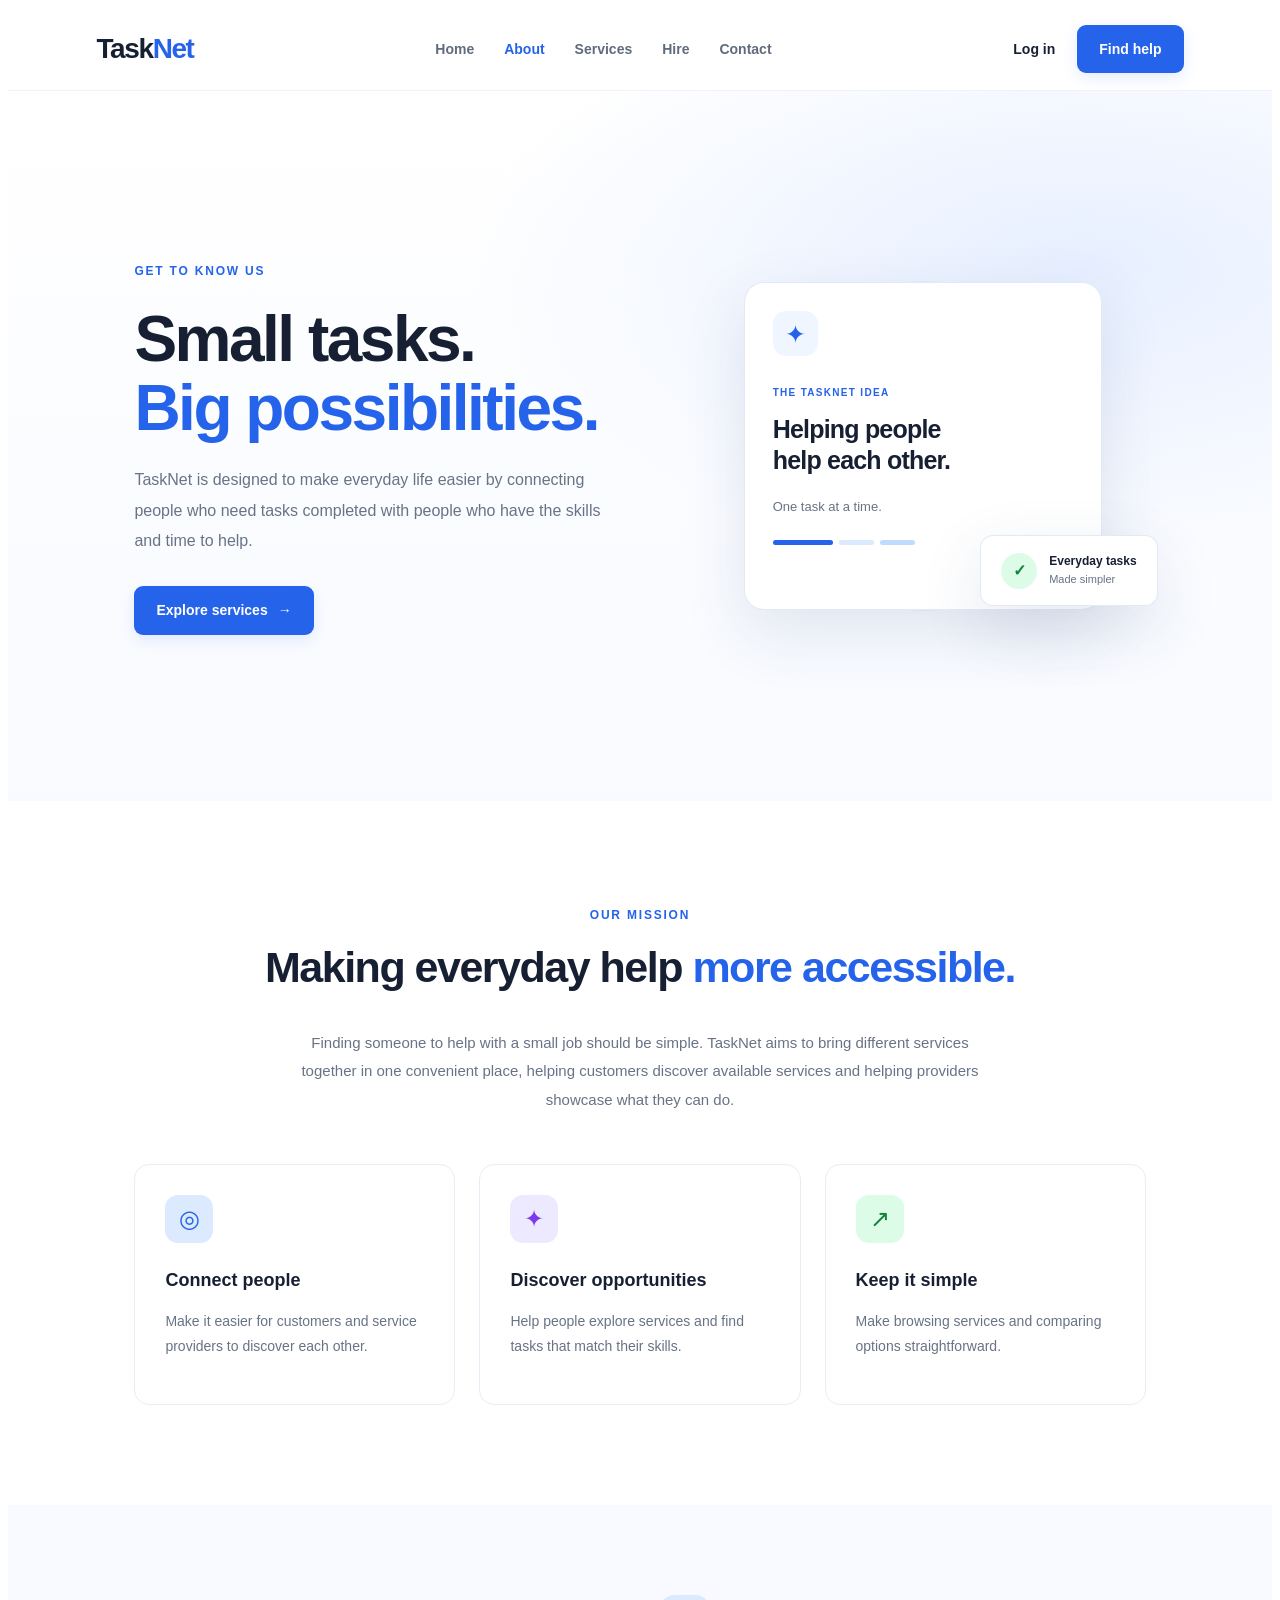
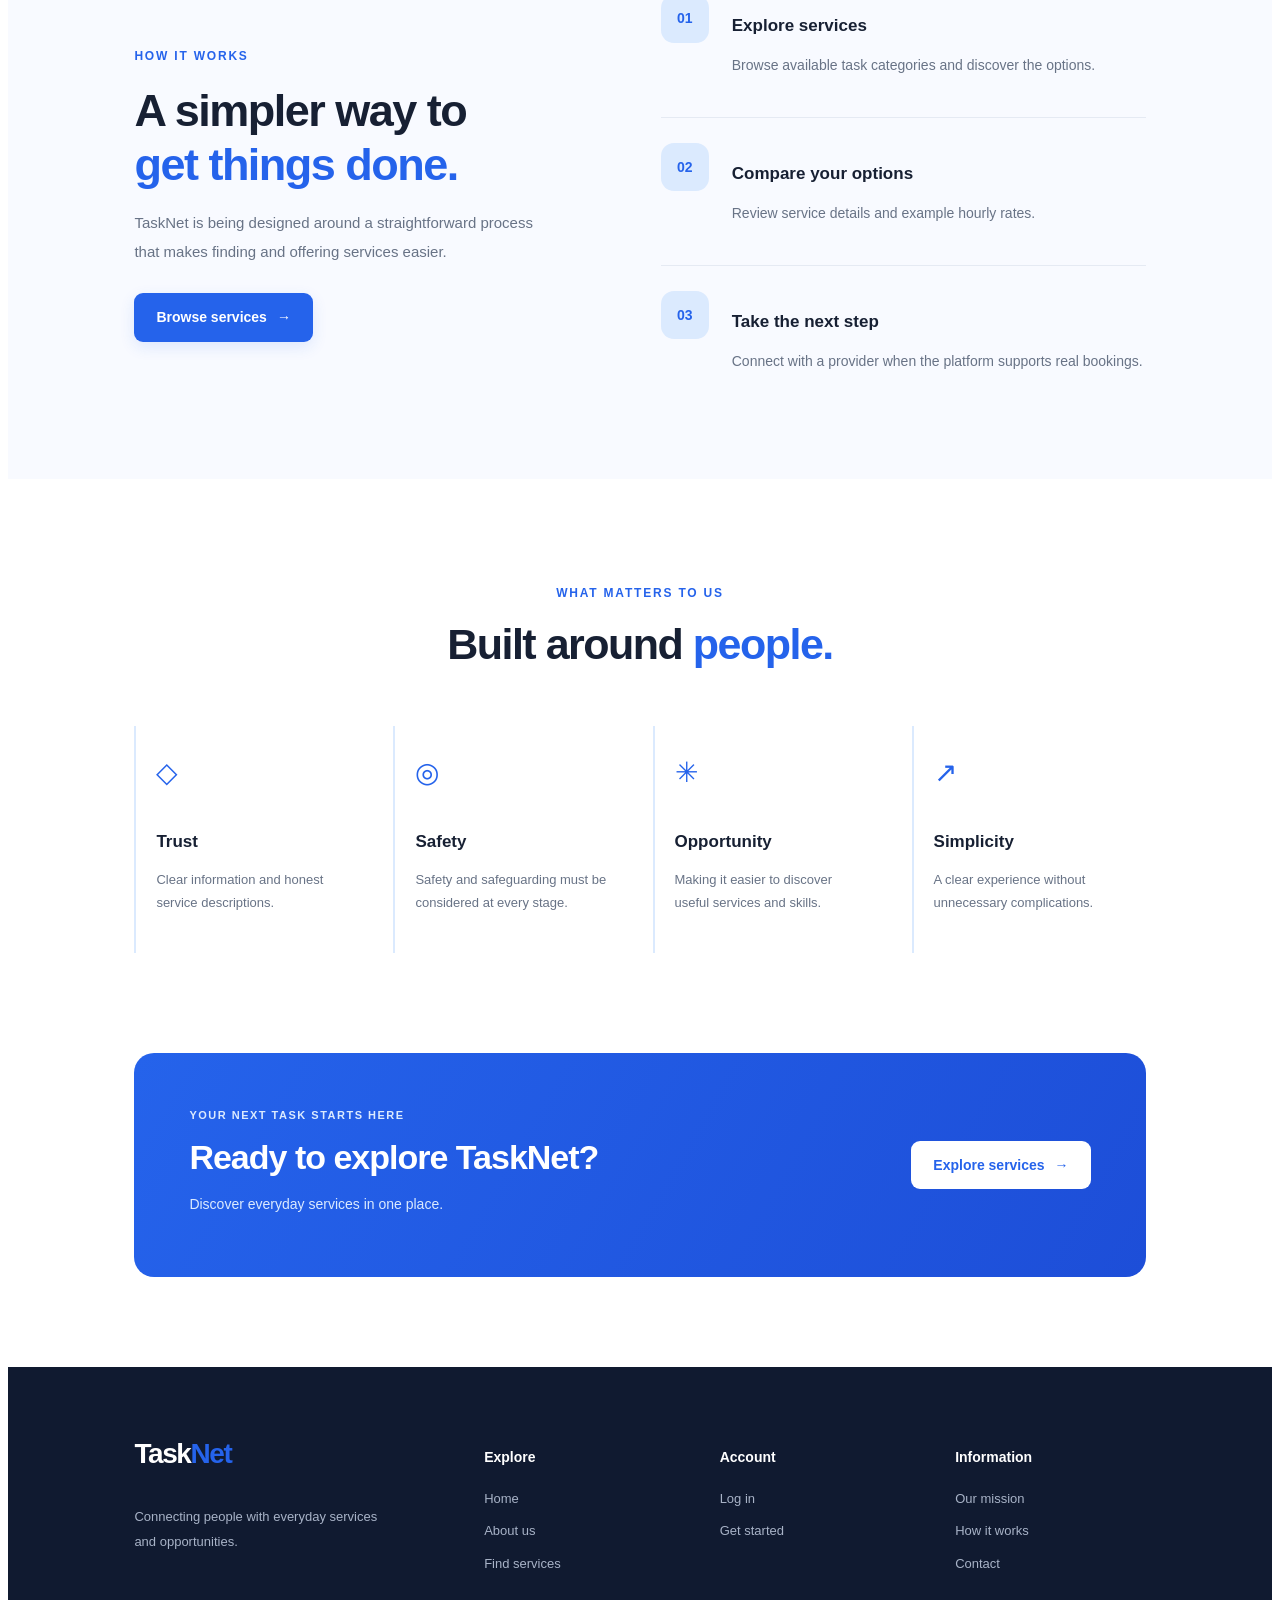
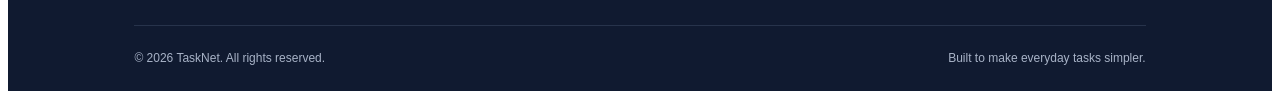
<file: about.html>
<!DOCTYPE html>
<html lang="en">
<head>
    <meta charset="UTF-8">
    <meta name="viewport" content="width=device-width, initial-scale=1.0">
    <meta name="description" content="Learn about TaskNet, a marketplace designed to connect people who need everyday tasks done with people offering local services.">
    <title>About Us | TaskNet</title>
    <link rel="stylesheet" href="styles/about.css">
</head>
<body>

    <header class="header">
        <a href="index.html" class="logo">Task<span>Net</span></a>

        <nav class="nav">
            <a href="index.html">Home</a>
            <a href="about.html" class="active">About</a>
            <a href="services.html">Services</a>
            <a href="hire.html">Hire</a>
            <a href="contact.html">Contact</a>
        </nav>

        <div class="header-actions">
            <a href="login.html" class="login-link">Log in</a>
            <a href="hire.html" class="btn btn-primary">Find help</a>
        </div>
    </header>

    <main>
        <section class="about-hero">
            <div class="hero-text">
                <span class="eyebrow">GET TO KNOW US</span>

                <h1>Small tasks.<br><span>Big possibilities.</span></h1>

                <p>
                    TaskNet is designed to make everyday life easier by
                    connecting people who need tasks completed with people
                    who have the skills and time to help.
                </p>

                <a href="hire.html" class="btn btn-primary">
                    Explore services <span aria-hidden="true">→</span>
                </a>
            </div>

            <div class="hero-art">
                <div class="art-circle"></div>

                <div class="about-card card-main">
                    <div class="card-icon">✦</div>
                    <span class="card-label">THE TASKNET IDEA</span>
                    <h2>Helping people<br>help each other.</h2>
                    <p>One task at a time.</p>
                    <div class="card-decoration">
                        <span></span>
                        <span></span>
                        <span></span>
                    </div>
                </div>

                <div class="about-card card-small">
                    <span class="small-icon">✓</span>
                    <div>
                        <strong>Everyday tasks</strong>
                        <small>Made simpler</small>
                    </div>
                </div>
            </div>
        </section>

        <section class="mission-section" id="about">
            <div class="section-label">OUR MISSION</div>

            <h2>Making everyday help <span>more accessible.</span></h2>

            <p class="mission-description">
                Finding someone to help with a small job should be simple.
                TaskNet aims to bring different services together in one
                convenient place, helping customers discover available
                services and helping providers showcase what they can do.
            </p>

            <div class="mission-grid">
                <article class="mission-card">
                    <div class="mission-icon blue-icon">◎</div>
                    <h3>Connect people</h3>
                    <p>
                        Make it easier for customers and service providers
                        to discover each other.
                    </p>
                </article>

                <article class="mission-card">
                    <div class="mission-icon purple-icon">✦</div>
                    <h3>Discover opportunities</h3>
                    <p>
                        Help people explore services and find tasks that
                        match their skills.
                    </p>
                </article>

                <article class="mission-card">
                    <div class="mission-icon green-icon">↗</div>
                    <h3>Keep it simple</h3>
                    <p>
                        Make browsing services and comparing options
                        straightforward.
                    </p>
                </article>
            </div>
        </section>

        <section class="how-section" id="how-it-works">
            <div class="how-content">
                <div class="section-label">HOW IT WORKS</div>

                <h2>A simpler way to<br><span>get things done.</span></h2>

                <p>
                    TaskNet is being designed around a straightforward
                    process that makes finding and offering services easier.
                </p>

                <a href="hire.html" class="btn btn-primary">
                    Browse services <span aria-hidden="true">→</span>
                </a>
            </div>

            <div class="steps">
                <article class="step">
                    <div class="step-number">01</div>
                    <div>
                        <h3>Explore services</h3>
                        <p>Browse available task categories and discover the options.</p>
                    </div>
                </article>

                <article class="step">
                    <div class="step-number">02</div>
                    <div>
                        <h3>Compare your options</h3>
                        <p>Review service details and example hourly rates.</p>
                    </div>
                </article>

                <article class="step">
                    <div class="step-number">03</div>
                    <div>
                        <h3>Take the next step</h3>
                        <p>Connect with a provider when the platform supports real bookings.</p>
                    </div>
                </article>
            </div>
        </section>

        <section class="values-section">
            <div class="section-label">WHAT MATTERS TO US</div>
            <h2>Built around <span>people.</span></h2>

            <div class="values-grid">
                <div class="value-item">
                    <span class="value-symbol">◇</span>
                    <h3>Trust</h3>
                    <p>Clear information and honest service descriptions.</p>
                </div>

                <div class="value-item">
                    <span class="value-symbol">◎</span>
                    <h3>Safety</h3>
                    <p>Safety and safeguarding must be considered at every stage.</p>
                </div>

                <div class="value-item">
                    <span class="value-symbol">✳</span>
                    <h3>Opportunity</h3>
                    <p>Making it easier to discover useful services and skills.</p>
                </div>

                <div class="value-item">
                    <span class="value-symbol">↗</span>
                    <h3>Simplicity</h3>
                    <p>A clear experience without unnecessary complications.</p>
                </div>
            </div>
        </section>

        <section class="about-cta">
            <div>
                <span class="cta-label">YOUR NEXT TASK STARTS HERE</span>
                <h2>Ready to explore TaskNet?</h2>
                <p>Discover everyday services in one place.</p>
            </div>

            <a href="hire.html" class="btn btn-white">
                Explore services <span aria-hidden="true">→</span>
            </a>
        </section>
    </main>

    <footer class="footer" id="contact">
        <div class="footer-main">
            <div class="footer-brand">
                <a href="index.html" class="logo">Task<span>Net</span></a>
                <p>
                    Connecting people with everyday services
                    and opportunities.
                </p>
            </div>

            <div class="footer-column">
                <h3>Explore</h3>
                <a href="index.html">Home</a>
                <a href="about.html">About us</a>
                <a href="hire.html">Find services</a>
            </div>

            <div class="footer-column">
                <h3>Account</h3>
                <a href="login.html">Log in</a>
                <a href="login.html">Get started</a>
            </div>

            <div class="footer-column">
                <h3>Information</h3>
                <a href="#about">Our mission</a>
                <a href="#how-it-works">How it works</a>
                <a href="#contact">Contact</a>
            </div>
        </div>

        <div class="footer-bottom">
            <p>© 2026 TaskNet. All rights reserved.</p>
            <p>Built to make everyday tasks simpler.</p>
        </div>
    </footer>

</body>
</html>
</file>
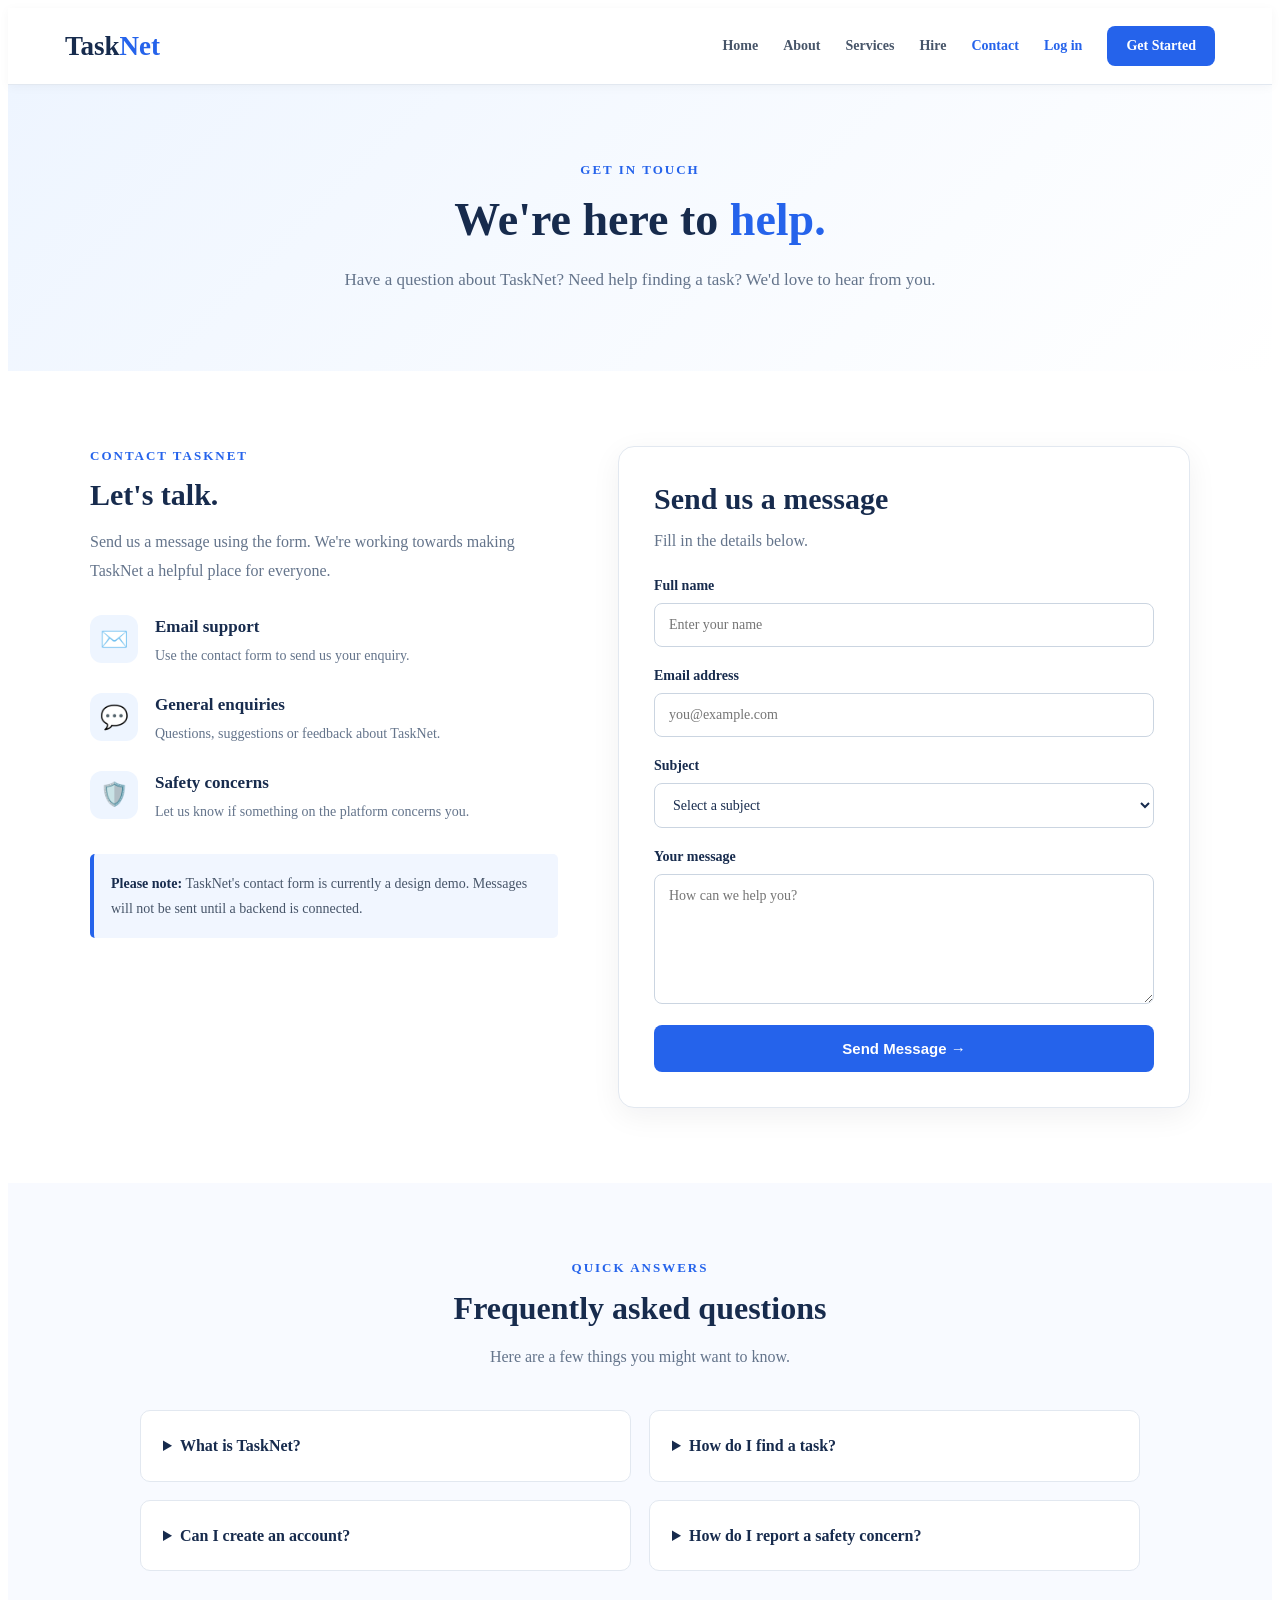
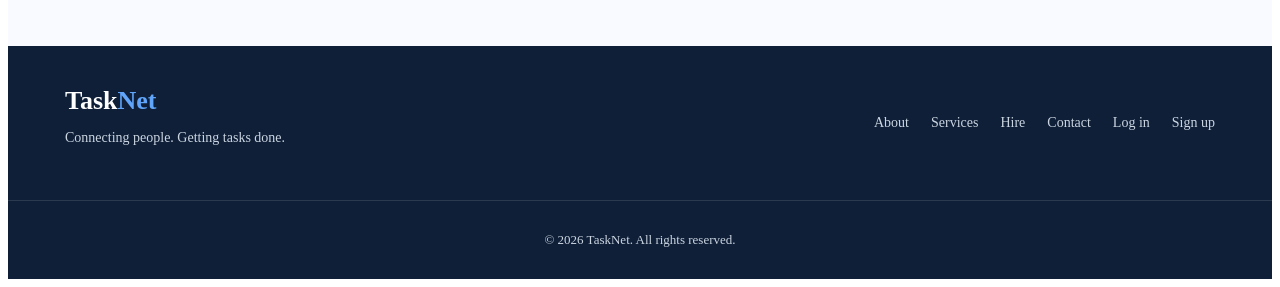
<file: contact.html>
<!DOCTYPE html>
<html lang="en">
<head>
    <meta charset="UTF-8">
    <meta name="viewport" content="width=device-width, initial-scale=1.0">

    <title>Contact Us | TaskNet</title>

    <link rel="stylesheet" href="styles/services.css">
    <link rel="stylesheet" href="styles/contact.css">
</head>
<body>

<header class="contact-header">
    <div class="contact-nav-container">
        <a href="index.html" class="contact-logo">Task<span>Net</span></a>

        <nav class="contact-nav">
            <a href="index.html">Home</a>
            <a href="about.html">About</a>
            <a href="services.html">Services</a>
            <a href="hire.html">Hire</a>
            <a href="contact.html" class="active">Contact</a>
            <a href="login.html" class="contact-login">Log in</a>
            <a href="signup.html" class="contact-start">Get Started</a>
        </nav>
    </div>
</header>

    <main>
        <section class="contact-hero">
            <div class="container">
                <span class="eyebrow">GET IN TOUCH</span>
                <h1>We're here to <span>help.</span></h1>
                <p>
                    Have a question about TaskNet? Need help finding a task?
                    We'd love to hear from you.
                </p>
            </div>
        </section>

        <section class="contact-section">
            <div class="container contact-layout">

                <div class="contact-info">
                    <span class="eyebrow">CONTACT TASKNET</span>
                    <h2>Let's talk.</h2>
                    <p class="info-description">
                        Send us a message using the form. We're working
                        towards making TaskNet a helpful place for everyone.
                    </p>

                    <div class="info-card">
                        <div class="info-icon">✉️</div>
                        <div>
                            <h3>Email support</h3>
                            <p>Use the contact form to send us your enquiry.</p>
                        </div>
                    </div>

                    <div class="info-card">
                        <div class="info-icon">💬</div>
                        <div>
                            <h3>General enquiries</h3>
                            <p>Questions, suggestions or feedback about TaskNet.</p>
                        </div>
                    </div>

                    <div class="info-card">
                        <div class="info-icon">🛡️</div>
                        <div>
                            <h3>Safety concerns</h3>
                            <p>Let us know if something on the platform concerns you.</p>
                        </div>
                    </div>

                    <div class="contact-note">
                        <strong>Please note:</strong>
                        TaskNet's contact form is currently a design demo.
                        Messages will not be sent until a backend is connected.
                    </div>
                </div>

                <div class="contact-form-card">
                    <h2>Send us a message</h2>
                    <p>Fill in the details below.</p>

                    <form id="contactForm">
                        <div class="form-group">
                            <label for="name">Full name</label>
                            <input
                                type="text"
                                id="name"
                                name="name"
                                placeholder="Enter your name"
                                required
                            >
                        </div>

                        <div class="form-group">
                            <label for="email">Email address</label>
                            <input
                                type="email"
                                id="email"
                                name="email"
                                placeholder="you@example.com"
                                required
                            >
                        </div>

                        <div class="form-group">
                            <label for="subject">Subject</label>
                            <select id="subject" name="subject" required>
                                <option value="" disabled selected>Select a subject</option>
                                <option value="general">General enquiry</option>
                                <option value="account">Account question</option>
                                <option value="task">Question about a task</option>
                                <option value="safety">Safety concern</option>
                                <option value="feedback">Feedback or suggestion</option>
                                <option value="other">Other</option>
                            </select>
                        </div>

                        <div class="form-group">
                            <label for="message">Your message</label>
                            <textarea
                                id="message"
                                name="message"
                                rows="5"
                                placeholder="How can we help you?"
                                required
                            ></textarea>
                        </div>

                        <button type="submit" class="submit-btn">
                            Send Message →
                        </button>

                        <p id="formMessage" class="form-message" role="status"></p>
                    </form>
                </div>

            </div>
        </section>

        <section class="faq-section">
            <div class="container">
                <div class="section-heading">
                    <span class="eyebrow">QUICK ANSWERS</span>
                    <h2>Frequently asked questions</h2>
                    <p>Here are a few things you might want to know.</p>
                </div>

                <div class="faq-grid">
                    <details class="faq-item">
                        <summary>What is TaskNet?</summary>
                        <p>
                            TaskNet is a marketplace concept designed to
                            connect people who need tasks completed with
                            people who can help.
                        </p>
                    </details>

                    <details class="faq-item">
                        <summary>How do I find a task?</summary>
                        <p>
                            Visit the Hire page to browse the sample tasks.
                            Listings are currently demonstrations rather than
                            confirmed real-world jobs.
                        </p>
                    </details>

                    <details class="faq-item">
                        <summary>Can I create an account?</summary>
                        <p>
                            You can explore the sign-up page, but account
                            creation is not active yet because authentication
                            has not been connected.
                        </p>
                    </details>

                    <details class="faq-item">
                        <summary>How do I report a safety concern?</summary>
                        <p>
                            Use the contact form to describe your concern once
                            a working submission service is available. Until
                            then, this demonstration cannot receive reports.
                        </p>
                    </details>
                </div>
            </div>
        </section>
    </main>

    <footer class="footer">
        <div class="container footer-content">
            <div class="footer-brand">
                <a href="index.html" class="logo">Task<span>Net</span></a>
                <p>Connecting people. Getting tasks done.</p>
            </div>

            <div class="footer-links">
                <a href="about.html">About</a>
                <a href="services.html">Services</a>
                <a href="hire.html">Hire</a>
                <a href="contact.html">Contact</a>
                <a href="login.html">Log in</a>
                <a href="signup.html">Sign up</a>
            </div>
        </div>

        <div class="footer-bottom">
            <p>&copy; 2026 TaskNet. All rights reserved.</p>
        </div>
    </footer>

    <script>
        const contactForm = document.getElementById("contactForm");
        const formMessage = document.getElementById("formMessage");

        contactForm.addEventListener("submit", function(event) {
            event.preventDefault();

            formMessage.textContent =
                "The contact form isn't connected yet. Your message has not been sent.";
            formMessage.classList.add("visible");
        });
    </script>

</body>
</html>
</file>
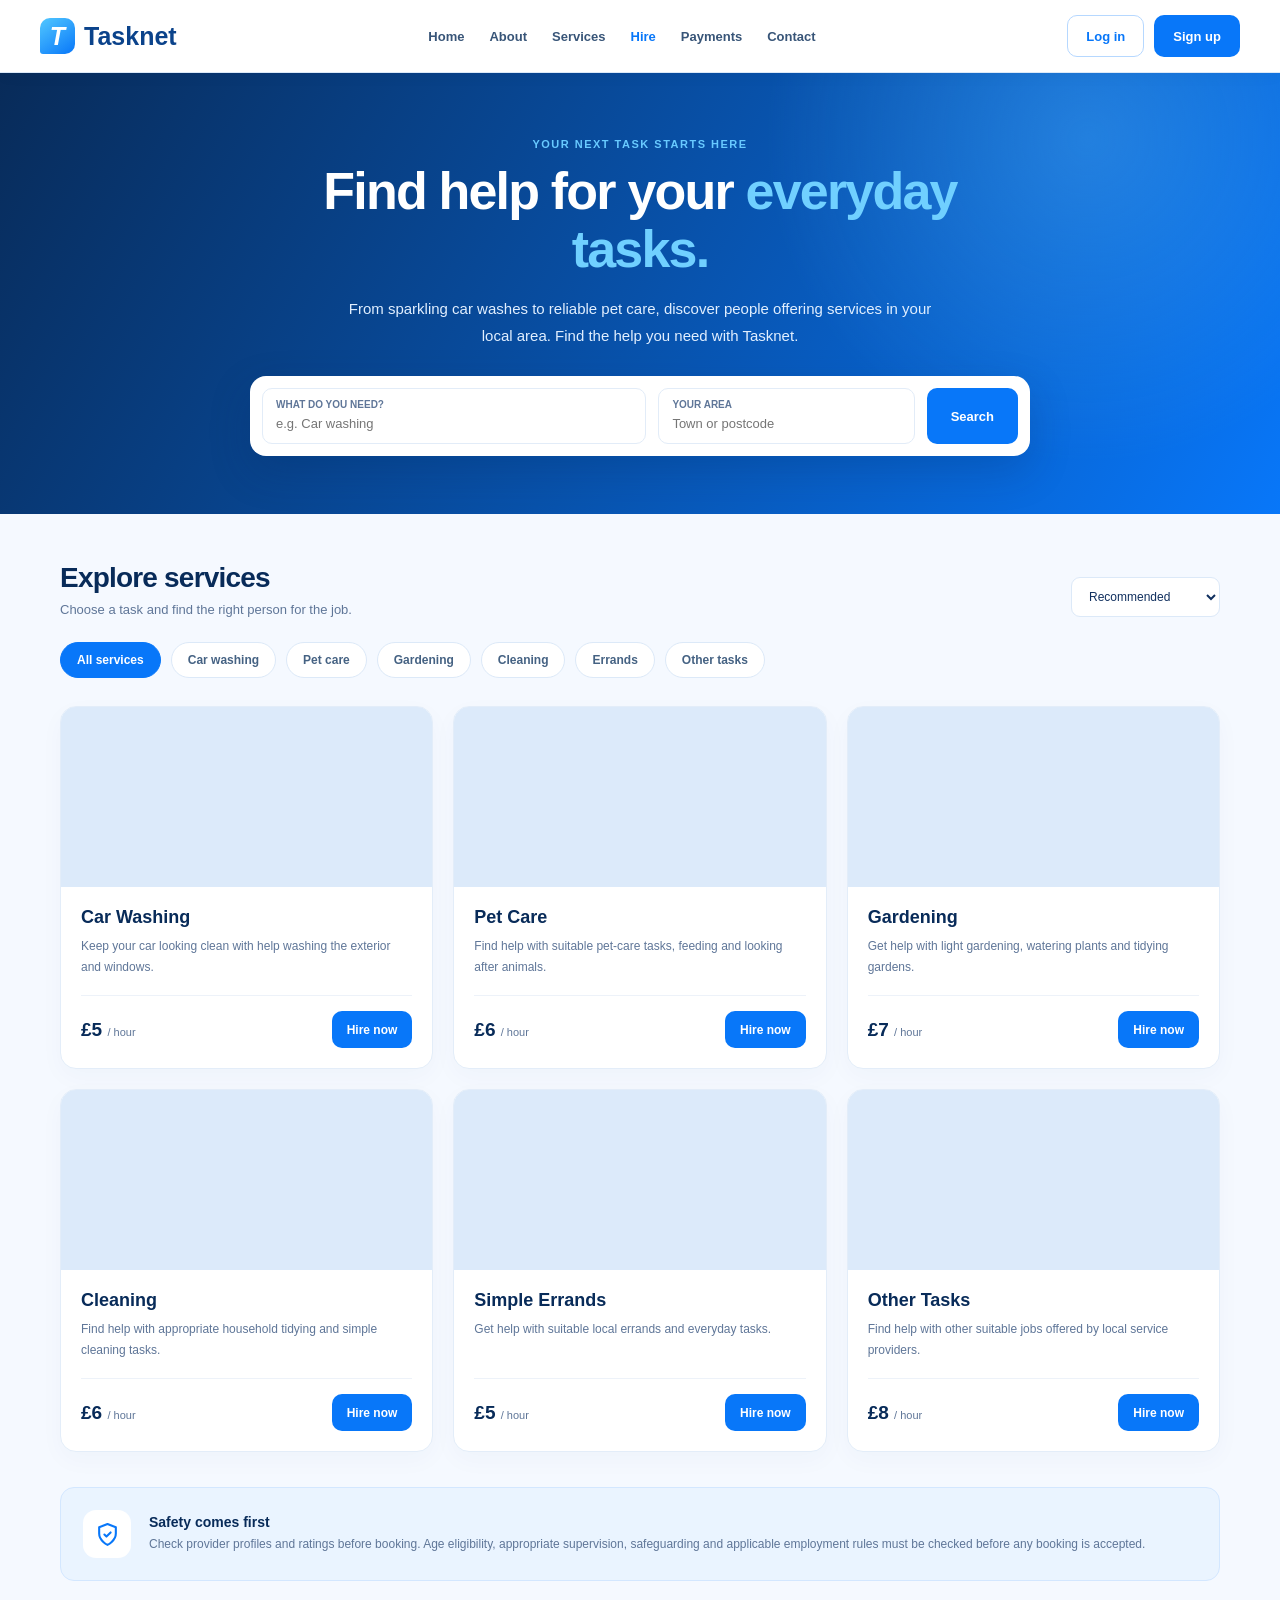
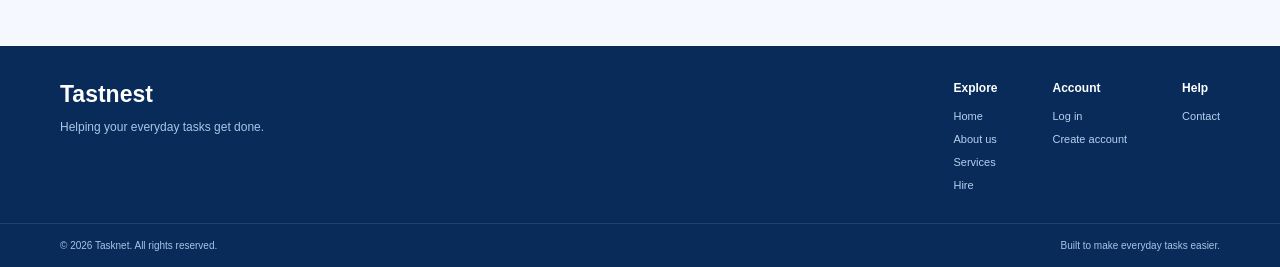
<file: hire.html>
<!DOCTYPE html>
<html lang="en">
<head>
    <meta charset="UTF-8">
    <meta name="viewport" content="width=device-width, initial-scale=1.0">

    <title>Hire Someone | Tasknet</title>
    <meta name="description" content="Find people offering car washing, pet care, gardening and other local services on Tasknet.">

    <link rel="stylesheet" href="styles/hire.css">
</head>

<body>

    <!-- HEADER -->
    <header class="site-header">
        <div class="nav-wrap">

            <a href="index.html" class="brand">
                <span class="brand-mark">T</span>
                Tasknet
            </a>

            <nav class="main-nav">
                <a href="index.html">Home</a>
                <a href="about.html">About</a>
                <a href="services.html">Services</a>
                <a href="hire.html" class="active">Hire</a>
                <a href="payments.html">Payments</a>
                <a href="contact.html">Contact</a>
            </nav>

            <div class="nav-actions">
                <a href="login.html" class="button button-outline">Log in</a>
                <a href="signup.html" class="button button-primary">Sign up</a>
            </div>

        </div>
    </header>


    <!-- HERO -->
    <section class="hire-hero">
        <div class="container hire-hero-content">

            <p class="eyebrow">YOUR NEXT TASK STARTS HERE</p>

            <h1>Find help for your <span>everyday tasks.</span></h1>

            <p class="description">
                From sparkling car washes to reliable pet care,
                discover people offering services in your local area.
                Find the help you need with Tasknet.
            </p>

            <!-- SEARCH -->
            <form class="search-panel" id="searchForm">

                <div class="search-field">
                    <div>
                        <label for="searchService">WHAT DO YOU NEED?</label>
                        <input
                            type="text"
                            id="searchService"
                            placeholder="e.g. Car washing"
                        >
                    </div>
                </div>

                <div class="search-field">
                    <div>
                        <label for="searchLocation">YOUR AREA</label>
                        <input
                            type="text"
                            id="searchLocation"
                            placeholder="Town or postcode"
                        >
                    </div>
                </div>

                <button type="submit" class="button button-primary">
                    Search
                </button>

            </form>

        </div>
    </section>


    <!-- SERVICES -->
    <main class="hire-content">
        <div class="container">

            <div class="content-heading">
                <div>
                    <h2>Explore services</h2>
                    <p>Choose a task and find the right person for the job.</p>
                </div>

                <select class="sort-select" id="sortServices" aria-label="Sort services">
                    <option value="default">Recommended</option>
                    <option value="low">Lowest hourly rate</option>
                    <option value="high">Highest hourly rate</option>
                </select>
            </div>


            <!-- CATEGORY FILTERS -->
            <div class="category-filters">
                <button class="category-filter active" data-category="all">
                    All services
                </button>

                <button class="category-filter" data-category="car">
                    Car washing
                </button>

                <button class="category-filter" data-category="pets">
                    Pet care
                </button>

                <button class="category-filter" data-category="garden">
                    Gardening
                </button>

                <button class="category-filter" data-category="clean">
                    Cleaning
                </button>

                <button class="category-filter" data-category="errands">
                    Errands
                </button>

                <button class="category-filter" data-category="other">
                    Other tasks
                </button>
            </div>


            <!-- SERVICE CARDS -->
            <div class="services-grid" id="servicesGrid">

                <article class="service-card" data-category="car" data-rate="5" data-name="Car washing">
                    <div class="service-image car-wash"></div>

                    <div class="service-info">
                        <h3>Car Washing</h3>

                        <p>
                            Keep your car looking clean with help
                            washing the exterior and windows.
                        </p>

                        <div class="service-bottom">
                            <div class="rate">
                                £5 <small>/ hour</small>
                            </div>

                            <a href="/workers?service=Car%20washing" class="button button-primary">
                                Hire now
                            </a>
                        </div>
                    </div>
                </article>


                <article class="service-card" data-category="pets" data-rate="6" data-name="Pet care">
                    <div class="service-image pet-care"></div>

                    <div class="service-info">
                        <h3>Pet Care</h3>

                        <p>
                            Find help with suitable pet-care tasks,
                            feeding and looking after animals.
                        </p>

                        <div class="service-bottom">
                            <div class="rate">
                                £6 <small>/ hour</small>
                            </div>

                            <a href="/workers?service=Pet%20care" class="button button-primary">
                                Hire now
                            </a>
                        </div>
                    </div>
                </article>


                <article class="service-card" data-category="garden" data-rate="7" data-name="Gardening">
                    <div class="service-image gardening"></div>

                    <div class="service-info">
                        <h3>Gardening</h3>

                        <p>
                            Get help with light gardening,
                            watering plants and tidying gardens.
                        </p>

                        <div class="service-bottom">
                            <div class="rate">
                                £7 <small>/ hour</small>
                            </div>

                            <a href="/workers?service=Gardening" class="button button-primary">
                                Hire now
                            </a>
                        </div>
                    </div>
                </article>


                <article class="service-card" data-category="clean" data-rate="6" data-name="Cleaning">
                    <div class="service-image cleaning"></div>

                    <div class="service-info">
                        <h3>Cleaning</h3>

                        <p>
                            Find help with appropriate household
                            tidying and simple cleaning tasks.
                        </p>

                        <div class="service-bottom">
                            <div class="rate">
                                £6 <small>/ hour</small>
                            </div>

                            <a href="/workers?service=Cleaning" class="button button-primary">
                                Hire now
                            </a>
                        </div>
                    </div>
                </article>


                <article class="service-card" data-category="errands" data-rate="5" data-name="Errands">
                    <div class="service-image errands"></div>

                    <div class="service-info">
                        <h3>Simple Errands</h3>

                        <p>
                            Get help with suitable local errands
                            and everyday tasks.
                        </p>

                        <div class="service-bottom">
                            <div class="rate">
                                £5 <small>/ hour</small>
                            </div>

                            <a href="/workers?service=Errands" class="button button-primary">
                                Hire now
                            </a>
                        </div>
                    </div>
                </article>


                <article class="service-card" data-category="other" data-rate="8" data-name="Other tasks">
                    <div class="service-image other-jobs"></div>

                    <div class="service-info">
                        <h3>Other Tasks</h3>

                        <p>
                            Find help with other suitable jobs
                            offered by local service providers.
                        </p>

                        <div class="service-bottom">
                            <div class="rate">
                                £8 <small>/ hour</small>
                            </div>

                            <a href="/workers?service=Other%20tasks" class="button button-primary">
                                Hire now
                            </a>
                        </div>
                    </div>
                </article>

            </div>


            <!-- NO RESULTS -->
            <p id="noResults" hidden>
                No services match your search. Try another keyword or category.
            </p>


            <!-- SAFETY NOTICE -->
            <aside class="safety-banner">

                <div class="safety-icon">
                    <svg viewBox="0 0 24 24" fill="none"
                         stroke="currentColor" stroke-width="2"
                         stroke-linecap="round" stroke-linejoin="round"
                         aria-hidden="true">
                        <path d="M12 22s8-4 8-11V5l-8-3-8 3v6c0 7 8 11 8 11z"/>
                        <path d="m9 12 2 2 4-4"/>
                    </svg>
                </div>

                <div>
                    <h3>Safety comes first</h3>

                    <p>
                        Check provider profiles and ratings before booking.
                        Age eligibility, appropriate supervision, safeguarding
                        and applicable employment rules must be checked before
                        any booking is accepted.
                    </p>
                </div>

            </aside>

        </div>
    </main>


    <!-- FOOTER -->
    <footer class="site-footer">

        <div class="container footer-main">

            <div class="footer-brand">
                <h2>Tastnest</h2>

                <p>Helping your everyday tasks get done.</p>
            </div>

            <div class="footer-links">

                <div>
                    <h3>Explore</h3>
                    <a href="index.html">Home</a>
                    <a href="about.html">About us</a>
                    <a href="services.html">Services</a>
                    <a href="hire.html">Hire</a>
                </div>

                <div>
                    <h3>Account</h3>
                    <a href="login.html">Log in</a>
                    <a href="signup.html">Create account</a>
                </div>

                <div>
                    <h3>Help</h3>
                    <a href="contact.html">Contact</a>
                </div>

            </div>

        </div>

        <div class="footer-bottom">
            <div class="container">
                <span>© 2026 Tasknet. All rights reserved.</span>
                <span>Built to make everyday tasks easier.</span>
            </div>
        </div>

    </footer>


    <!-- SEARCH, FILTER AND SORT -->
    <script>
        const searchForm = document.getElementById("searchForm");
        const searchService = document.getElementById("searchService");
        const searchLocation = document.getElementById("searchLocation");
        const categoryButtons = document.querySelectorAll(".category-filter");
        const servicesGrid = document.getElementById("servicesGrid");
        const noResults = document.getElementById("noResults");
        const sortServices = document.getElementById("sortServices");

        const serviceCards = Array.from(
            document.querySelectorAll(".service-card")
        );

        let activeCategory = "all";

        function updateServices() {
            const keyword = searchService.value.trim().toLowerCase();
            const location = searchLocation.value.trim().toLowerCase();

            let visibleCount = 0;

            serviceCards.forEach(card => {
                const name = card.dataset.name.toLowerCase();
                const category = card.dataset.category;
                const text = card.textContent.toLowerCase();

                const matchesCategory =
                    activeCategory === "all" ||
                    category === activeCategory;

                const matchesKeyword =
                    !keyword ||
                    name.includes(keyword) ||
                    text.includes(keyword);

                /*
                 * This demo has no provider database or location data.
                 * Do not pretend a location search verifies local providers.
                 */
                const matchesLocation = !location;

                const visible =
                    matchesCategory &&
                    matchesKeyword &&
                    matchesLocation;

                card.hidden = !visible;

                if (visible) {
                    visibleCount++;
                }
            });

            noResults.hidden = visibleCount > 0;
        }

        categoryButtons.forEach(button => {
            button.addEventListener("click", () => {
                categoryButtons.forEach(item =>
                    item.classList.remove("active")
                );

                button.classList.add("active");
                activeCategory = button.dataset.category;

                updateServices();
            });
        });

        searchForm.addEventListener("submit", event => {
            event.preventDefault();

            if (searchLocation.value.trim()) {
                alert(
                    "Location-based provider search is not connected yet. " +
                    "This demo currently filters service categories only."
                );
                searchLocation.value = "";
            }

            updateServices();

            document.querySelector(".hire-content").scrollIntoView({
                behavior: "smooth"
            });
        });

        sortServices.addEventListener("change", () => {
            const sort = sortServices.value;

            const sortedCards = [...serviceCards];

            if (sort === "low") {
                sortedCards.sort(
                    (a, b) => Number(a.dataset.rate) - Number(b.dataset.rate)
                );
            } else if (sort === "high") {
                sortedCards.sort(
                    (a, b) => Number(b.dataset.rate) - Number(a.dataset.rate)
                );
            }

            sortedCards.forEach(card => servicesGrid.appendChild(card));
        });

        updateServices();
    </script>

</body>
</html>
</file>
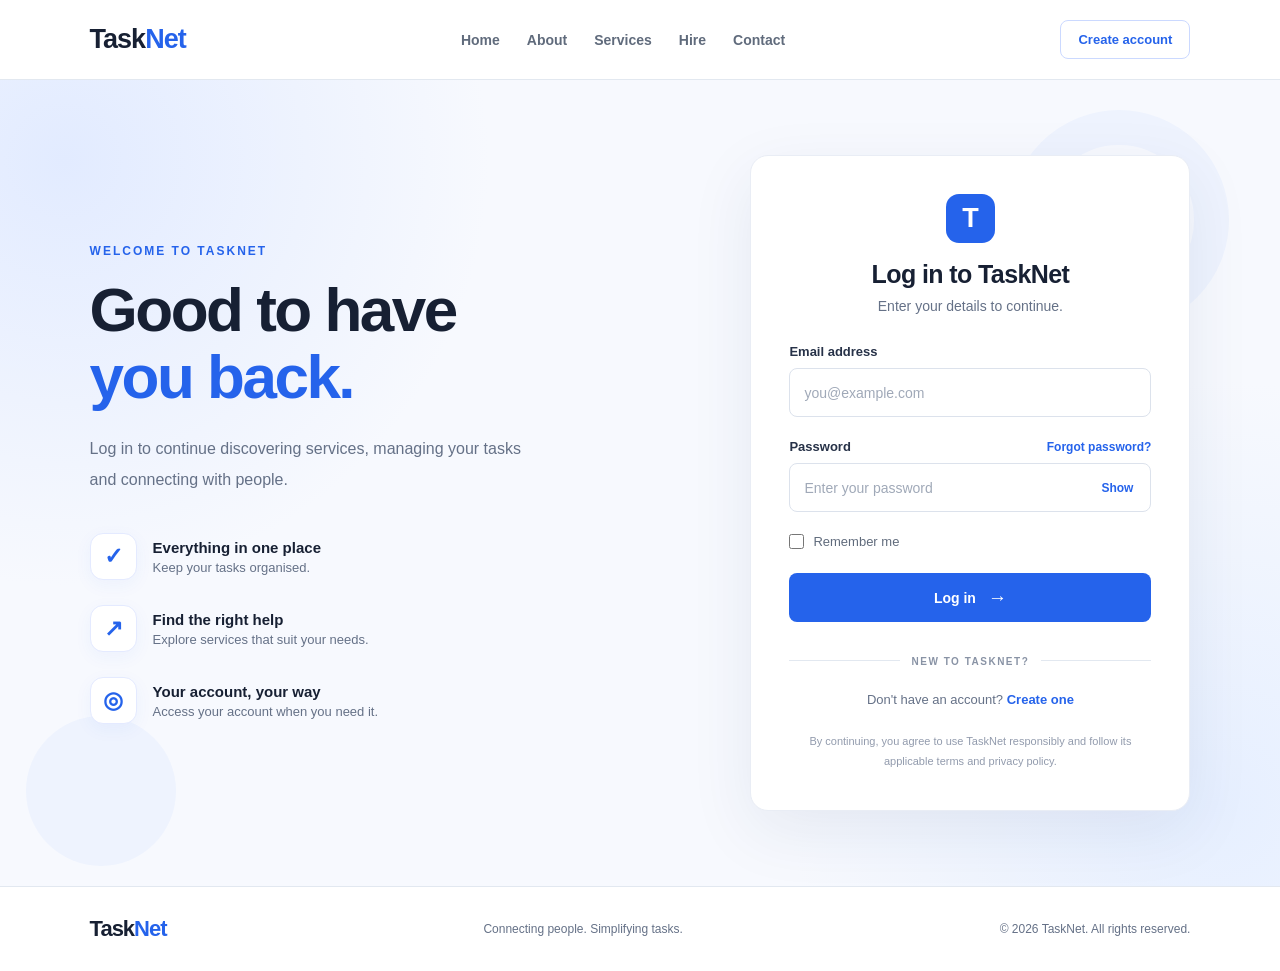
<file: login.html>
<!DOCTYPE html>
<html lang="en">
<head>
    <meta charset="UTF-8">
    <meta name="viewport" content="width=device-width, initial-scale=1.0">

    <title>Log In | TaskNet</title>

    <link rel="stylesheet" href="styles/login.css">
</head>

<body>

    <!-- Header -->
    <header class="header">
        <a href="index.html" class="logo">Task<span>Net</span></a>

        <nav class="nav">
            <a href="index.html">Home</a>
            <a href="about.html">About</a>
            <a href="index.html#services">Services</a>
            <a href="hire.html">Hire</a>
            <a href="index.html#contact">Contact</a>
        </nav>

        <a href="signup.html" class="header-signup">Create account</a>
    </header>

    <!-- Login Section -->
    <main class="login-section">

        <div class="login-decoration decoration-one"></div>
        <div class="login-decoration decoration-two"></div>

        <div class="login-container">

            <!-- Left Side -->
            <section class="login-welcome">
                <span class="eyebrow">WELCOME TO TASKNET</span>

                <h1>
                    Good to have
                    <span>you back.</span>
                </h1>

                <p>
                    Log in to continue discovering services, managing your
                    tasks and connecting with people.
                </p>

                <div class="welcome-features">

                    <div class="feature">
                        <div class="feature-icon">✓</div>
                        <div>
                            <h3>Everything in one place</h3>
                            <p>Keep your tasks organised.</p>
                        </div>
                    </div>

                    <div class="feature">
                        <div class="feature-icon">↗</div>
                        <div>
                            <h3>Find the right help</h3>
                            <p>Explore services that suit your needs.</p>
                        </div>
                    </div>

                    <div class="feature">
                        <div class="feature-icon">◎</div>
                        <div>
                            <h3>Your account, your way</h3>
                            <p>Access your account when you need it.</p>
                        </div>
                    </div>

                </div>
            </section>

            <!-- Right Side: Login Form -->
            <section class="login-card">

                <div class="form-heading">
                    <div class="form-logo">T</div>

                    <h2>Log in to TaskNet</h2>

                    <p>Enter your details to continue.</p>
                </div>

                <form id="loginForm" action="/login.html" method="post">
                    <input type="hidden" name="csrf_token" value="__TASKNET_CSRF_TOKEN__">

                    <div class="form-group">
                        <label for="email">Email address</label>

                        <input
                            type="email"
                            id="email"
                            name="email"
                            placeholder="you@example.com"
                            autocomplete="email"
                            required
                        >
                    </div>

                    <div class="form-group">
                        <div class="password-label">
                            <label for="password">Password</label>

                            <a href="#" id="forgotPassword">
                                Forgot password?
                            </a>
                        </div>

                        <div class="password-wrapper">
                            <input
                                type="password"
                                id="password"
                                name="password"
                                placeholder="Enter your password"
                                autocomplete="current-password"
                                required
                            >

                            <button
                                type="button"
                                id="togglePassword"
                                class="toggle-password"
                                aria-label="Show password"
                            >
                                Show
                            </button>
                        </div>
                    </div>

                    <div class="form-options">
                        <label class="remember-option">
                            <input type="checkbox" id="rememberMe" name="rememberMe">
                            <span>Remember me</span>
                        </label>
                    </div>

                    <button type="submit" class="login-button">
                        Log in <span>→</span>
                    </button>

                    <p id="formMessage" class="form-message" role="status"></p>

                </form>

                <div class="form-divider">
                    <span>NEW TO TASKNET?</span>
                </div>

                <p class="signup-prompt">
                    Don't have an account?
                    <a href="signup.html">Create one</a>
                </p>

                <p class="terms">
                    By continuing, you agree to use TaskNet responsibly
                    and follow its applicable terms and privacy policy.
                </p>

            </section>

        </div>

    </main>

    <!-- Footer -->
    <footer class="footer">
        <a href="index.html" class="logo footer-logo">
            Task<span>Net</span>
        </a>

        <p>Connecting people. Simplifying tasks.</p>

        <span class="copyright">
            &copy; 2026 TaskNet. All rights reserved.
        </span>
    </footer>

    <script>
        const passwordInput = document.getElementById("password");
        const togglePassword = document.getElementById("togglePassword");
        const loginForm = document.getElementById("loginForm");
        const formMessage = document.getElementById("formMessage");

        togglePassword.addEventListener("click", function () {
            const isHidden = passwordInput.type === "password";

            passwordInput.type = isHidden ? "text" : "password";
            togglePassword.textContent = isHidden ? "Hide" : "Show";

            togglePassword.setAttribute(
                "aria-label",
                isHidden ? "Hide password" : "Show password"
            );
        });

        const params = new URLSearchParams(window.location.search);
        const errorMessages = {
            invalid: "The email address or password is incorrect. Please try again."
        };
        if (params.has("error")) {
            formMessage.textContent = errorMessages[params.get("error")] || "We couldn't log you in. Please try again.";
            formMessage.className = "form-message info";
        }

        loginForm.addEventListener("submit", function () {
            formMessage.textContent = "Checking your details...";
            formMessage.className = "form-message info";
        });

        document.getElementById("forgotPassword").addEventListener(
            "click",
            function (event) {
                event.preventDefault();

                formMessage.textContent =
                    "Password recovery is not set up yet.";

                formMessage.className = "form-message info";
            }
        );
    </script>

</body>
</html>
</file>
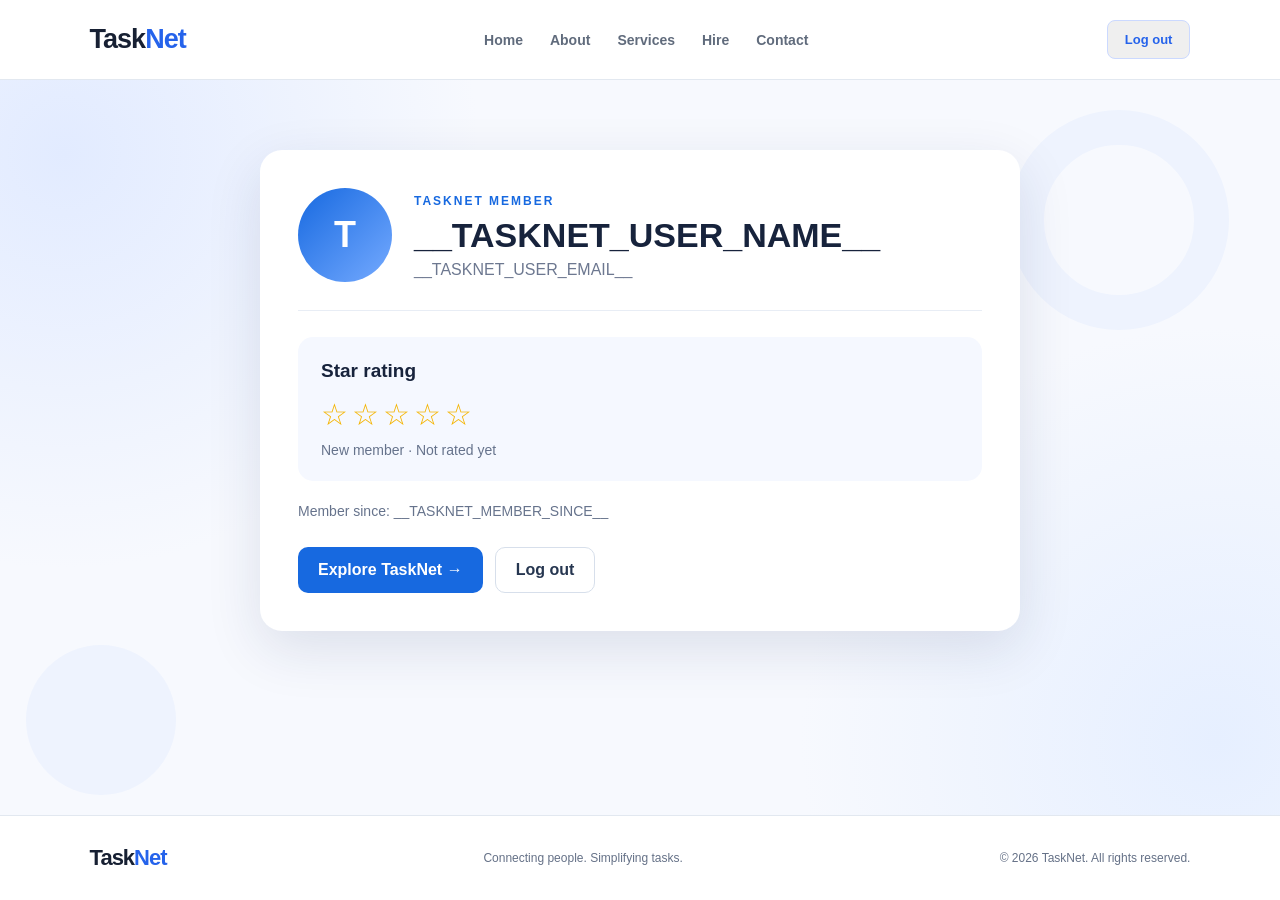
<file: profile.html>
<!DOCTYPE html>
<html lang="en">
<head>
    <meta charset="UTF-8">
    <meta name="viewport" content="width=device-width, initial-scale=1.0">
    <title>My Profile | TaskNet</title>
    <link rel="stylesheet" href="styles/login.css">
    <style>
        .profile-section { min-height: 68vh; padding: 70px 24px; display: flex; justify-content: center; align-items: flex-start; }
        .profile-card { width: 100%; max-width: 760px; background: #fff; border-radius: 22px; padding: 38px; box-shadow: 0 18px 55px rgba(25, 45, 90, .12); position: relative; z-index: 1; }
        .profile-top { display: flex; align-items: center; gap: 22px; padding-bottom: 28px; border-bottom: 1px solid #e8edf5; }
        .profile-avatar { width: 94px; height: 94px; flex: 0 0 94px; border-radius: 50%; display: flex; justify-content: center; align-items: center; background: linear-gradient(135deg, #1769e0, #75aaff); color: #fff; font-size: 36px; font-weight: 800; }
        .profile-eyebrow { color: #1769e0; font-size: 12px; font-weight: 800; letter-spacing: 2px; text-transform: uppercase; }
        .profile-name { margin: 7px 0 6px; color: #17233c; font-size: clamp(26px, 4vw, 34px); overflow-wrap: anywhere; }
        .profile-email { margin: 0; color: #6d7890; overflow-wrap: anywhere; }
        .rating-panel { margin-top: 26px; padding: 23px; border-radius: 15px; background: #f5f8ff; }
        .rating-panel h2 { margin: 0 0 10px; color: #17233c; font-size: 19px; }
        .rating-stars { color: #f4b400; font-size: 30px; letter-spacing: 4px; line-height: 1.5; }
        .rating-caption { margin: 5px 0 0; color: #66738c; font-size: 14px; }
        .profile-meta { margin-top: 22px; color: #66738c; font-size: 14px; }
        .profile-actions { display: flex; flex-wrap: wrap; align-items: center; gap: 12px; margin-top: 28px; }
        .profile-home, .profile-logout { min-height: 46px; border-radius: 10px; padding: 12px 20px; font: inherit; font-weight: 700; cursor: pointer; text-decoration: none; }
        .profile-home { display: inline-flex; align-items: center; background: #1769e0; color: #fff; }
        .profile-logout { border: 1px solid #d7dfeb; background: #fff; color: #263650; }
        @media (max-width: 560px) { .profile-section { padding: 38px 16px; } .profile-card { padding: 25px 20px; } .profile-top { align-items: flex-start; flex-direction: column; } }
    </style>
</head>
<body>
    <header class="header">
        <a href="index.html" class="logo">Task<span>Net</span></a>
        <nav class="nav">
            <a href="index.html">Home</a>
            <a href="about.html">About</a>
            <a href="services.html">Services</a>
            <a href="hire.html">Hire</a>
            <a href="contact.html">Contact</a>
        </nav>
        <form action="/logout" method="post" style="margin:0">
            <input type="hidden" name="csrf_token" value="__TASKNET_CSRF_TOKEN__">
            <button type="submit" class="header-signup" style="cursor:pointer">Log out</button>
        </form>
    </header>

    <main class="login-section profile-section">
        <div class="login-decoration decoration-one"></div>
        <div class="login-decoration decoration-two"></div>
        <section class="profile-card">
            <div class="profile-top">
                <div class="profile-avatar" aria-hidden="true">T</div>
                <div>
                    <span class="profile-eyebrow">TASKNET MEMBER</span>
                    <h1 class="profile-name">__TASKNET_USER_NAME__</h1>
                    <p class="profile-email">__TASKNET_USER_EMAIL__</p>
                </div>
            </div>

            <section class="rating-panel" aria-label="Profile rating">
                <h2>Star rating</h2>
                <div class="rating-stars" aria-label="Not rated yet">☆☆☆☆☆</div>
                <p class="rating-caption">New member · Not rated yet</p>
            </section>

            <p class="profile-meta">Member since: __TASKNET_MEMBER_SINCE__</p>
            <div class="profile-actions">
                <a class="profile-home" href="index.html">Explore TaskNet <span aria-hidden="true">&nbsp;→</span></a>
                <form action="/logout" method="post" style="margin:0">
                    <input type="hidden" name="csrf_token" value="__TASKNET_CSRF_TOKEN__">
                    <button class="profile-logout" type="submit">Log out</button>
                </form>
            </div>
        </section>
    </main>

    <footer class="footer">
        <a href="index.html" class="logo footer-logo">Task<span>Net</span></a>
        <p>Connecting people. Simplifying tasks.</p>
        <span class="copyright">&copy; 2026 TaskNet. All rights reserved.</span>
    </footer>
</body>
</html>
</file>
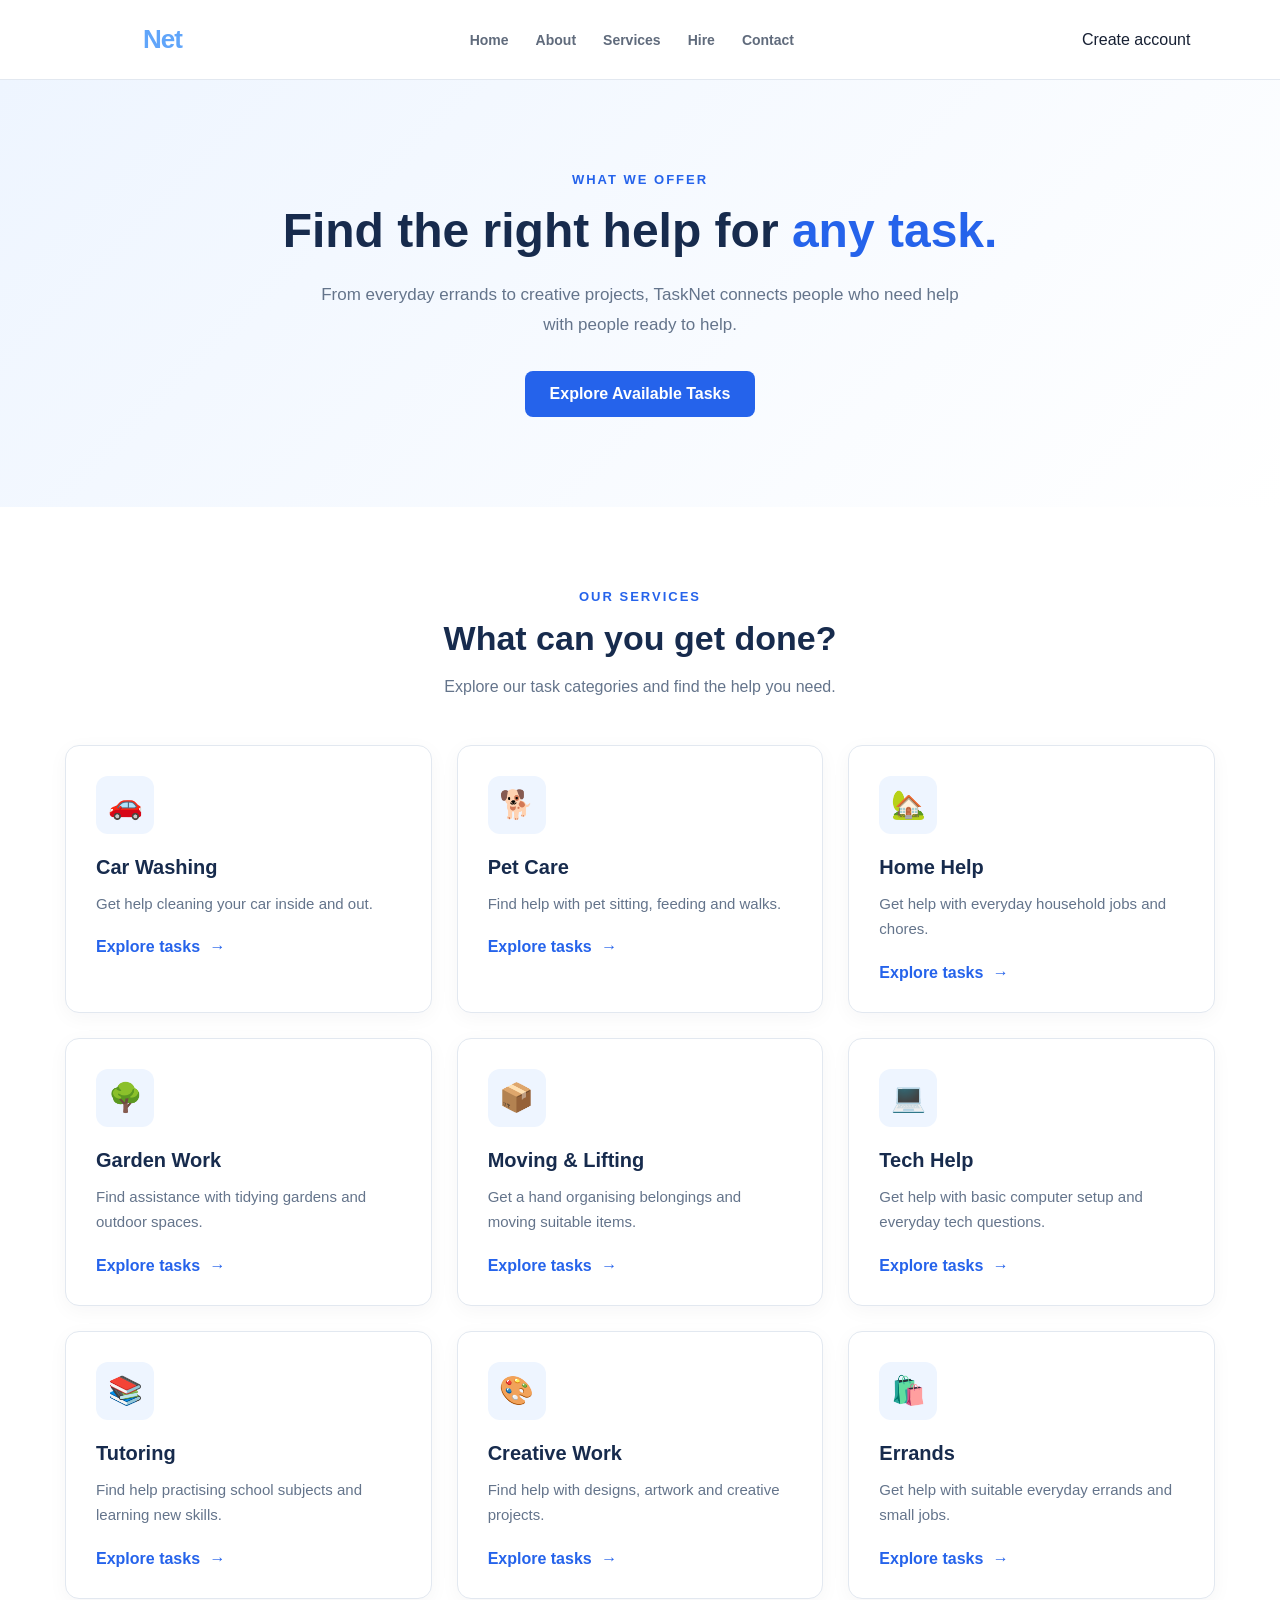
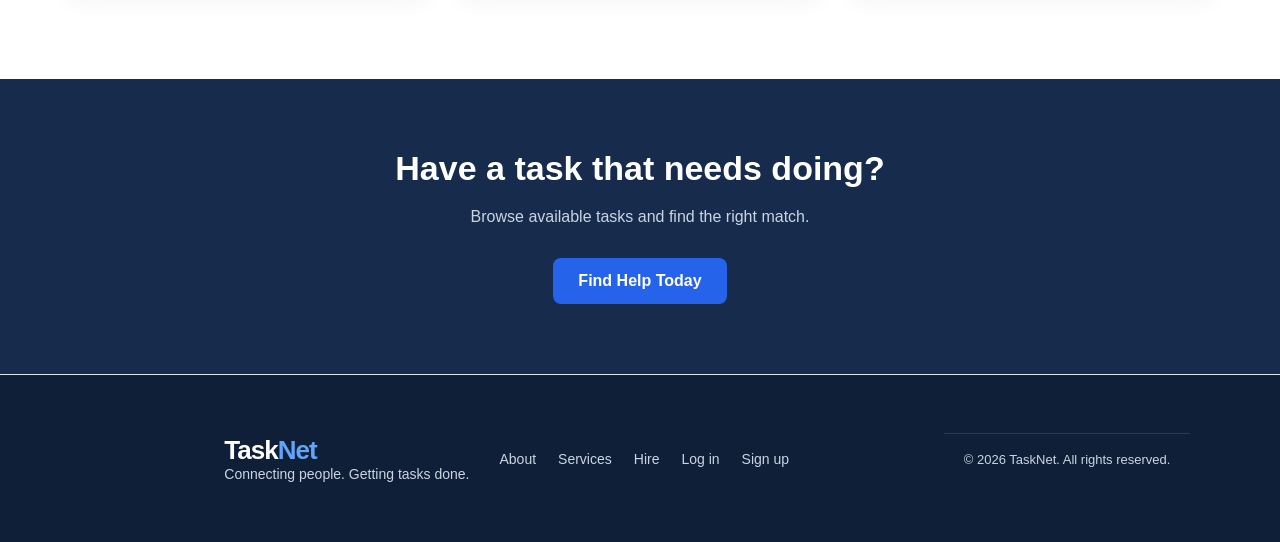
<file: services.html>
<!DOCTYPE html>
<html lang="en">
<head>
    <meta charset="UTF-8">
    <meta name="viewport" content="width=device-width, initial-scale=1.0">

    <title>Services | TaskNet</title>
	<link rel="stylesheet" href="styles/signup.css">
    <link rel="stylesheet" href="styles/services.css">
</head>
<body>

    <header class="header">
        <a href="index.html" class="logo">Task<span>Net</span></a>

        <nav class="nav">
            <a href="index.html">Home</a>
            <a href="about.html">About</a>
            <a href="services.html">Services</a>
            <a href="hire.html">Hire</a>
            <a href="contact.html">Contact</a>
        </nav>

        <a href="signup.html" class="header-signup">Create account</a>
    </header>

    <main>
        <section class="services-hero">
            <div class="container">
                <span class="eyebrow">WHAT WE OFFER</span>

                <h1>Find the right help for <span>any task.</span></h1>

                <p>
                    From everyday errands to creative projects, TaskNet
                    connects people who need help with people ready to help.
                </p>

                <a href="hire.html" class="btn">Explore Available Tasks</a>
            </div>
        </section>

        <section class="services-section">
            <div class="container">
                <div class="section-heading">
                    <span class="eyebrow">OUR SERVICES</span>
                    <h2>What can you get done?</h2>
                    <p>Explore our task categories and find the help you need.</p>
                </div>

                <div class="services-grid">

                    <article class="service-card">
                        <div class="service-icon">🚗</div>
                        <h3>Car Washing</h3>
                        <p>Get help cleaning your car inside and out.</p>
                        <a href="hire.html">Explore tasks <span>→</span></a>
                    </article>

                    <article class="service-card">
                        <div class="service-icon">🐕</div>
                        <h3>Pet Care</h3>
                        <p>Find help with pet sitting, feeding and walks.</p>
                        <a href="hire.html">Explore tasks <span>→</span></a>
                    </article>

                    <article class="service-card">
                        <div class="service-icon">🏡</div>
                        <h3>Home Help</h3>
                        <p>Get help with everyday household jobs and chores.</p>
                        <a href="hire.html">Explore tasks <span>→</span></a>
                    </article>

                    <article class="service-card">
                        <div class="service-icon">🌳</div>
                        <h3>Garden Work</h3>
                        <p>Find assistance with tidying gardens and outdoor spaces.</p>
                        <a href="hire.html">Explore tasks <span>→</span></a>
                    </article>

                    <article class="service-card">
                        <div class="service-icon">📦</div>
                        <h3>Moving & Lifting</h3>
                        <p>Get a hand organising belongings and moving suitable items.</p>
                        <a href="hire.html">Explore tasks <span>→</span></a>
                    </article>

                    <article class="service-card">
                        <div class="service-icon">💻</div>
                        <h3>Tech Help</h3>
                        <p>Get help with basic computer setup and everyday tech questions.</p>
                        <a href="hire.html">Explore tasks <span>→</span></a>
                    </article>

                    <article class="service-card">
                        <div class="service-icon">📚</div>
                        <h3>Tutoring</h3>
                        <p>Find help practising school subjects and learning new skills.</p>
                        <a href="hire.html">Explore tasks <span>→</span></a>
                    </article>

                    <article class="service-card">
                        <div class="service-icon">🎨</div>
                        <h3>Creative Work</h3>
                        <p>Find help with designs, artwork and creative projects.</p>
                        <a href="hire.html">Explore tasks <span>→</span></a>
                    </article>

                    <article class="service-card">
                        <div class="service-icon">🛍️</div>
                        <h3>Errands</h3>
                        <p>Get help with suitable everyday errands and small jobs.</p>
                        <a href="hire.html">Explore tasks <span>→</span></a>
                    </article>

                </div>
            </div>
        </section>

        <section class="services-cta">
            <div class="container">
                <h2>Have a task that needs doing?</h2>
                <p>Browse available tasks and find the right match.</p>
                <a href="hire.html" class="btn">Find Help Today</a>
            </div>
        </section>
    </main>

    <footer class="footer">
        <div class="container footer-content">
            <div class="footer-brand">
                <a href="index.html" class="logo">Task<span>Net</span></a>
                <p>Connecting people. Getting tasks done.</p>
            </div>

            <div class="footer-links">
                <a href="about.html">About</a>
                <a href="services.html">Services</a>
                <a href="hire.html">Hire</a>
                <a href="login.html">Log in</a>
                <a href="signup.html">Sign up</a>
            </div>
        </div>

        <div class="footer-bottom">
            <p>&copy; 2026 TaskNet. All rights reserved.</p>
        </div>
    </footer>

</body>
</html>
</file>
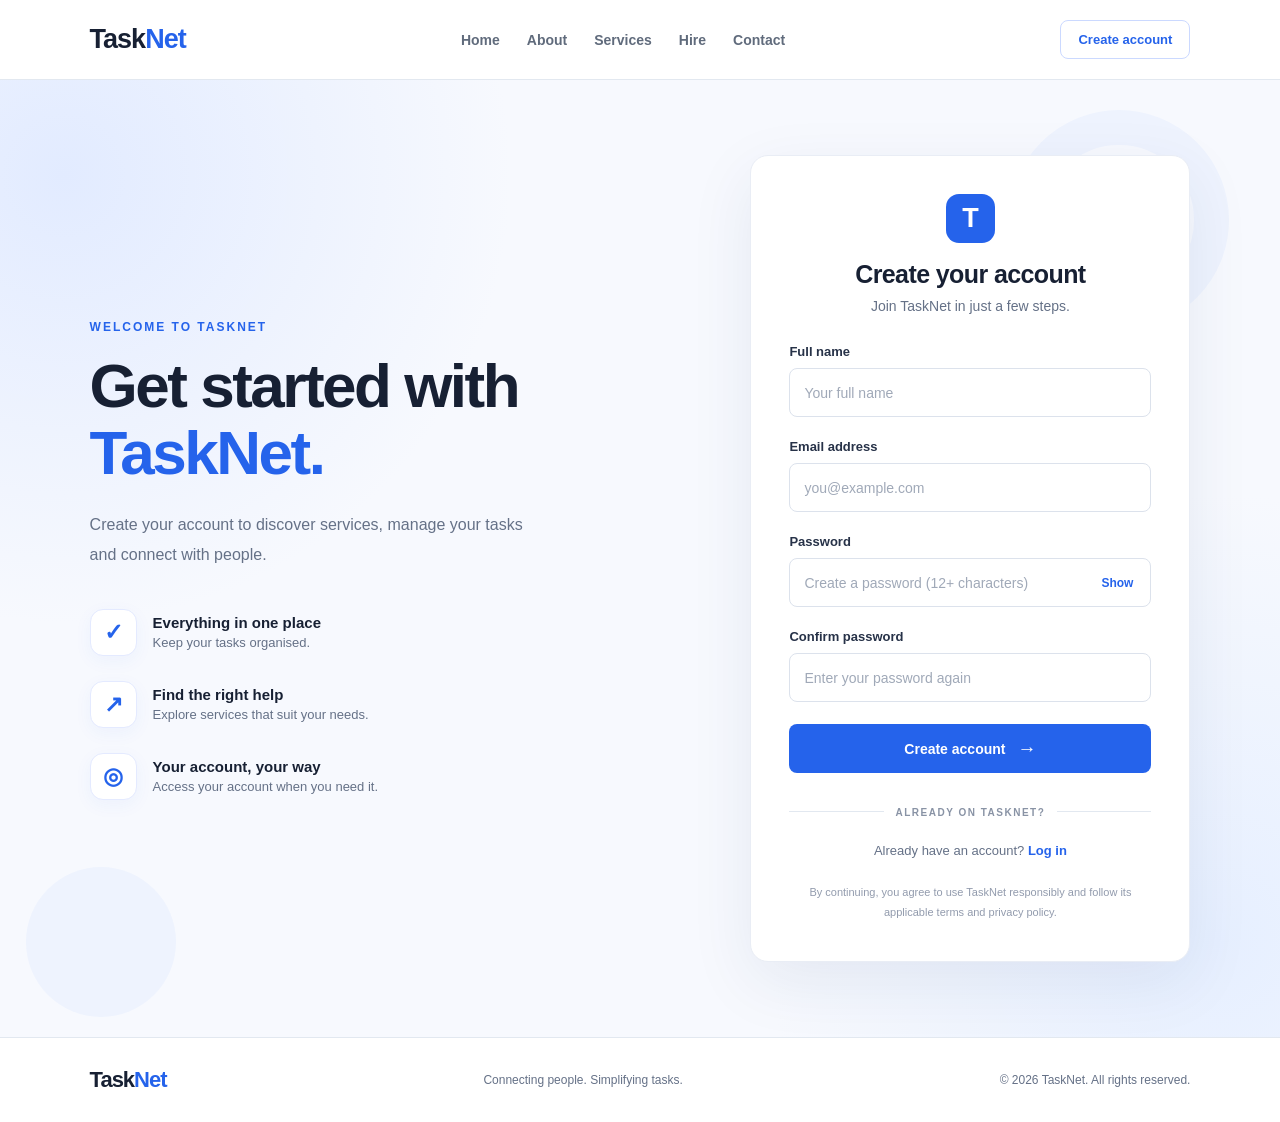
<file: signup.html>
<!DOCTYPE html>
<html lang="en">
<head>
    <meta charset="UTF-8">
    <meta name="viewport" content="width=device-width, initial-scale=1.0">

    <title>Create Account | TaskNet</title>
    <link rel="stylesheet" href="styles/login.css">
</head>

<body>

    <!-- Header -->
    <header class="header">
        <a href="index.html" class="logo">Task<span>Net</span></a>

        <nav class="nav">
            <a href="index.html">Home</a>
            <a href="about.html">About</a>
            <a href="services.html">Services</a>
            <a href="hire.html">Hire</a>
            <a href="contact.html">Contact</a>
        </nav>

        <a href="signup.html" class="header-signup">Create account</a>
    </header>

    <!-- Login Section -->
    <main class="login-section">

        <div class="login-decoration decoration-one"></div>
        <div class="login-decoration decoration-two"></div>

        <div class="login-container">

            <!-- Left Side -->
            <section class="login-welcome">
                <span class="eyebrow">WELCOME TO TASKNET</span>

                <h1>
                    Get started with
                    <span>TaskNet.</span>
                </h1>

                <p>
                    Create your account to discover services, manage your
                    tasks and connect with people.
                </p>

                <div class="welcome-features">

                    <div class="feature">
                        <div class="feature-icon">✓</div>
                        <div>
                            <h3>Everything in one place</h3>
                            <p>Keep your tasks organised.</p>
                        </div>
                    </div>

                    <div class="feature">
                        <div class="feature-icon">↗</div>
                        <div>
                            <h3>Find the right help</h3>
                            <p>Explore services that suit your needs.</p>
                        </div>
                    </div>

                    <div class="feature">
                        <div class="feature-icon">◎</div>
                        <div>
                            <h3>Your account, your way</h3>
                            <p>Access your account when you need it.</p>
                        </div>
                    </div>

                </div>
            </section>

            <!-- Right Side: Login Form -->
            <section class="login-card">

                <div class="form-heading">
                    <div class="form-logo">T</div>

                    <h2>Create your account</h2>

                    <p>Join TaskNet in just a few steps.</p>
                </div>

                <form id="signupForm" action="/signup.html" method="post">
                    <input type="hidden" name="csrf_token" value="__TASKNET_CSRF_TOKEN__">

                    <div class="form-group">
                        <label for="name">Full name</label>
                        <input type="text" id="name" name="name" placeholder="Your full name" autocomplete="name" minlength="2" maxlength="80" required>
                    </div>

                    <div class="form-group">
                        <label for="email">Email address</label>

                        <input
                            type="email"
                            id="email"
                            name="email"
                            placeholder="you@example.com"
                            autocomplete="email"
                            required
                        >
                    </div>

                    <div class="form-group">
                        <div class="password-label">
                            <label for="password">Password</label>

                            <span></span>
                        </div>

                        <div class="password-wrapper">
                            <input
                                type="password"
                                id="password"
                                name="password"
                                placeholder="Create a password (12+ characters)"
                                autocomplete="new-password"
                                minlength="12"
                                required
                            >

                            <button
                                type="button"
                                id="togglePassword"
                                class="toggle-password"
                                aria-label="Show password"
                            >
                                Show
                            </button>
                        </div>
                    </div>

                    <div class="form-group">
                        <label for="confirm_password">Confirm password</label>
                        <input type="password" id="confirm_password" name="confirm_password" placeholder="Enter your password again" autocomplete="new-password" minlength="12" required>
                    </div>

                    <button type="submit" class="login-button">
                        Create account <span>→</span>
                    </button>

                    <p id="formMessage" class="form-message" role="status"></p>

                </form>

                <div class="form-divider">
                    <span>ALREADY ON TASKNET?</span>
                </div>

                <p class="signup-prompt">
                    Already have an account?
                    <a href="login.html">Log in</a>
                </p>

                <p class="terms">
                    By continuing, you agree to use TaskNet responsibly
                    and follow its applicable terms and privacy policy.
                </p>

            </section>

        </div>

    </main>

    <!-- Footer -->
    <footer class="footer">
        <a href="index.html" class="logo footer-logo">
            Task<span>Net</span>
        </a>

        <p>Connecting people. Simplifying tasks.</p>

        <span class="copyright">
            &copy; 2026 TaskNet. All rights reserved.
        </span>
    </footer>

    <script>
        const passwordInput = document.getElementById("password");
        const togglePassword = document.getElementById("togglePassword");
        const signupForm = document.getElementById("signupForm");
        const formMessage = document.getElementById("formMessage");
        const confirmPassword = document.getElementById("confirm_password");

        togglePassword.addEventListener("click", function () {
            const isHidden = passwordInput.type === "password";
            passwordInput.type = isHidden ? "text" : "password";
            confirmPassword.type = isHidden ? "text" : "password";
            togglePassword.textContent = isHidden ? "Hide" : "Show";
            togglePassword.setAttribute("aria-label", isHidden ? "Hide password" : "Show password");
        });

        const params = new URLSearchParams(window.location.search);
        const errorMessages = {
            name: "Please enter a name between 2 and 80 characters.",
            email: "Please enter a valid email address.",
            password: "Your password must be at least 12 characters long.",
            match: "The passwords don't match. Please try again.",
            exists: "An account with that email already exists. Try logging in instead."
        };
        if (params.has("error")) {
            formMessage.textContent = errorMessages[params.get("error")] || "We couldn't create your account. Please try again.";
            formMessage.className = "form-message info";
        }

        signupForm.addEventListener("submit", function (event) {
            if (passwordInput.value !== confirmPassword.value) {
                event.preventDefault();
                formMessage.textContent = "The passwords don't match. Please try again.";
                formMessage.className = "form-message info";
                confirmPassword.focus();
                return;
            }
            formMessage.textContent = "Creating your account...";
            formMessage.className = "form-message info";
        });
    </script>

</body>
</html>
</file>
<file: styles/about.css>
```css
/* =========================
   GLOBAL STYLES
========================= */

* {
    margin: 0;
    padding: 0;
    box-sizing: border-box;
}

:root {
    --blue: #2563eb;
    --blue-dark: #1d4ed8;
    --blue-light: #eff6ff;
    --text: #172033;
    --muted: #687386;
    --border: #e8edf5;
    --background: #f8faff;
    --white: #ffffff;
}

html {
    scroll-behavior: smooth;
    scroll-padding-top: 90px;
}

body {
    font-family: Arial, Helvetica, sans-serif;
    background: var(--white);
    color: var(--text);
    line-height: 1.6;
}

a {
    text-decoration: none;
    color: inherit;
}

button,
a {
    -webkit-tap-highlight-color: transparent;
}

/* =========================
   HEADER
========================= */

.header {
    min-height: 82px;
    padding: 0 7%;
    display: flex;
    align-items: center;
    justify-content: space-between;
    gap: 30px;
    background: var(--white);
    border-bottom: 1px solid #f0f2f7;
}

.logo {
    font-size: 28px;
    font-weight: 800;
    letter-spacing: -1.4px;
    color: var(--text);
    white-space: nowrap;
}

.logo span {
    color: var(--blue);
}

.nav {
    display: flex;
    align-items: center;
    gap: 30px;
}

.nav a {
    color: #606b7c;
    font-size: 14px;
    font-weight: 600;
    transition: color 0.2s ease;
}

.nav a:hover,
.nav a.active {
    color: var(--blue);
}

.header-actions {
    display: flex;
    align-items: center;
    gap: 22px;
    white-space: nowrap;
}

.login-link {
    color: var(--text);
    font-size: 14px;
    font-weight: 600;
}

.btn {
    display: inline-flex;
    align-items: center;
    justify-content: center;
    gap: 10px;
    padding: 13px 22px;
    border-radius: 9px;
    font-size: 14px;
    font-weight: 700;
    transition: background 0.2s ease, transform 0.2s ease;
}

.btn:hover {
    transform: translateY(-2px);
}

.btn-primary {
    background: var(--blue);
    color: var(--white);
    box-shadow: 0 5px 15px rgba(37, 99, 235, 0.12);
}

.btn-primary:hover {
    background: var(--blue-dark);
}

/* =========================
   ABOUT HERO
========================= */

.about-hero {
    min-height: 550px;
    padding: 80px 10%;
    display: grid;
    grid-template-columns: 1fr 0.9fr;
    align-items: center;
    gap: 70px;
    overflow: hidden;
    background:
        radial-gradient(ellipse at 85% 25%, #e7efff 0%, transparent 40%),
        linear-gradient(180deg, #ffffff 0%, #f8faff 100%);
}

.hero-text {
    max-width: 540px;
}

.eyebrow,
.section-label {
    display: inline-block;
    color: var(--blue);
    font-size: 12px;
    font-weight: 800;
    letter-spacing: 1.8px;
}

.hero-text h1 {
    margin: 22px 0;
    font-size: clamp(40px, 5vw, 64px);
    line-height: 1.08;
    letter-spacing: -2.5px;
    font-weight: 800;
}

.hero-text h1 span,
.mission-section h2 span,
.how-content h2 span,
.values-section h2 span {
    color: var(--blue);
}

.hero-text > p {
    max-width: 470px;
    color: var(--muted);
    font-size: 16px;
    line-height: 1.9;
    margin-bottom: 30px;
}

.hero-art {
    position: relative;
    min-height: 370px;
    display: flex;
    justify-content: center;
    align-items: center;
}

.art-circle {
    position: absolute;
    width: 330px;
    height: 330px;
    border-radius: 50%;
    background: linear-gradient(135deg, #dbeafe, #eff6ff);
}

.about-card {
    position: relative;
    z-index: 1;
    background: var(--white);
    border: 1px solid rgba(225, 232, 244, 0.9);
    border-radius: 20px;
    box-shadow: 0 22px 65px rgba(35, 68, 125, 0.12);
}

.card-main {
    width: 300px;
    min-height: 270px;
    padding: 28px;
}

.card-icon {
    width: 45px;
    height: 45px;
    display: grid;
    place-items: center;
    border-radius: 13px;
    background: var(--blue-light);
    color: var(--blue);
    font-size: 25px;
    margin-bottom: 22px;
}

.card-label {
    font-size: 10px;
    color: var(--blue);
    font-weight: 800;
    letter-spacing: 1.3px;
}

.card-main h2 {
    margin-top: 10px;
    font-size: 25px;
    line-height: 1.25;
    letter-spacing: -0.8px;
}

.card-main > p {
    margin-top: 8px;
    color: var(--muted);
    font-size: 13px;
}

.card-decoration {
    display: flex;
    gap: 6px;
    margin-top: 22px;
}

.card-decoration span {
    width: 35px;
    height: 5px;
    border-radius: 10px;
    background: #dbeafe;
}

.card-decoration span:first-child {
    width: 60px;
    background: var(--blue);
}

.card-decoration span:last-child {
    background: #bfdbfe;
}

.card-small {
    position: absolute;
    right: -12px;
    bottom: 25px;
    display: flex;
    align-items: center;
    gap: 12px;
    padding: 16px 20px;
    border-radius: 13px;
}

.small-icon {
    width: 36px;
    height: 36px;
    display: grid;
    place-items: center;
    border-radius: 50%;
    background: #dcfce7;
    color: #15803d;
    font-weight: 800;
}

.card-small strong,
.card-small small {
    display: block;
}

.card-small strong {
    font-size: 12px;
}

.card-small small {
    color: var(--muted);
    font-size: 11px;
}

/* =========================
   MISSION SECTION
========================= */

.mission-section {
    padding: 100px 10%;
    text-align: center;
}

.mission-section > h2,
.values-section > h2 {
    margin-top: 15px;
    font-size: clamp(30px, 4vw, 43px);
    line-height: 1.2;
    letter-spacing: -1.5px;
}

.mission-description {
    max-width: 680px;
    margin: 22px auto 50px;
    color: var(--muted);
    font-size: 15px;
    line-height: 1.9;
}

.mission-grid {
    display: grid;
    grid-template-columns: repeat(3, 1fr);
    gap: 24px;
    text-align: left;
}

.mission-card {
    padding: 30px;
    border: 1px solid var(--border);
    border-radius: 15px;
    background: var(--white);
    transition: transform 0.2s ease, box-shadow 0.2s ease;
}

.mission-card:hover {
    transform: translateY(-5px);
    box-shadow: 0 15px 35px rgba(35, 68, 125, 0.08);
}

.mission-icon {
    width: 48px;
    height: 48px;
    display: grid;
    place-items: center;
    border-radius: 13px;
    font-size: 24px;
    margin-bottom: 23px;
}

.blue-icon {
    background: #dbeafe;
    color: #2563eb;
}

.purple-icon {
    background: #ede9fe;
    color: #7c3aed;
}

.green-icon {
    background: #dcfce7;
    color: #15803d;
}

.mission-card h3 {
    font-size: 18px;
    margin-bottom: 10px;
}

.mission-card p {
    color: var(--muted);
    font-size: 14px;
    line-height: 1.8;
}

/* =========================
   HOW IT WORKS
========================= */

.how-section {
    padding: 90px 10%;
    display: grid;
    grid-template-columns: 0.9fr 1fr;
    align-items: center;
    gap: 90px;
    background: var(--background);
}

.how-content h2 {
    margin: 17px 0;
    font-size: clamp(32px, 4vw, 45px);
    line-height: 1.2;
    letter-spacing: -1.5px;
}

.how-content > p {
    max-width: 420px;
    margin-bottom: 27px;
    color: var(--muted);
    font-size: 15px;
    line-height: 1.9;
}

.steps {
    display: flex;
    flex-direction: column;
}

.step {
    display: flex;
    align-items: flex-start;
    gap: 23px;
    padding: 25px 0;
    border-bottom: 1px solid #e5eaf3;
}

.step:first-child {
    padding-top: 0;
}

.step:last-child {
    border-bottom: none;
    padding-bottom: 0;
}

.step-number {
    flex-shrink: 0;
    width: 48px;
    height: 48px;
    display: grid;
    place-items: center;
    border-radius: 13px;
    background: #dbeafe;
    color: var(--blue);
    font-weight: 800;
    font-size: 14px;
}

.step h3 {
    margin-bottom: 6px;
    font-size: 17px;
}

.step p {
    color: var(--muted);
    font-size: 14px;
    line-height: 1.8;
}

/* =========================
   VALUES SECTION
========================= */

.values-section {
    padding: 100px 10%;
    text-align: center;
}

.values-grid {
    display: grid;
    grid-template-columns: repeat(4, 1fr);
    gap: 25px;
    margin-top: 55px;
    text-align: left;
}

.value-item {
    padding: 25px 20px;
    border-left: 2px solid #dbeafe;
}

.value-symbol {
    display: inline-block;
    color: var(--blue);
    font-size: 28px;
    margin-bottom: 15px;
}

.value-item h3 {
    margin-bottom: 8px;
    font-size: 17px;
}

.value-item p {
    color: var(--muted);
    font-size: 13px;
    line-height: 1.8;
}

/* =========================
   CALL TO ACTION
========================= */

.about-cta {
    margin: 0 10% 90px;
    padding: 48px 55px;
    display: flex;
    align-items: center;
    justify-content: space-between;
    gap: 30px;
    border-radius: 20px;
    background: linear-gradient(120deg, #2563eb, #1d4ed8);
    color: var(--white);
}

.cta-label {
    color: #dbeafe;
    font-size: 11px;
    font-weight: 800;
    letter-spacing: 1.5px;
}

.about-cta h2 {
    margin: 10px 0;
    font-size: clamp(25px, 3vw, 34px);
    line-height: 1.25;
    letter-spacing: -1px;
}

.about-cta p {
    color: #dbeafe;
    font-size: 14px;
}

.btn-white {
    flex-shrink: 0;
    background: var(--white);
    color: var(--blue);
}

.btn-white:hover {
    background: #eff6ff;
}

/* =========================
   FOOTER
========================= */

.footer {
    padding: 65px 10% 0;
    background: #101a30;
    color: var(--white);
}

.footer-main {
    display: grid;
    grid-template-columns: 1.6fr 1fr 1fr 1fr;
    gap: 45px;
    padding-bottom: 50px;
}

.footer .logo {
    color: var(--white);
    display: inline-block;
    margin-bottom: 15px;
}

.footer-brand p {
    max-width: 250px;
    color: #a8b3c7;
    font-size: 13px;
    line-height: 1.9;
}

.footer-column {
    display: flex;
    flex-direction: column;
    align-items: flex-start;
    gap: 12px;
}

.footer-column h3 {
    margin-bottom: 8px;
    font-size: 14px;
}

.footer-column a {
    color: #a8b3c7;
    font-size: 13px;
    transition: color 0.2s ease;
}

.footer-column a:hover {
    color: var(--white);
}

.footer-bottom {
    min-height: 65px;
    display: flex;
    align-items: center;
    justify-content: space-between;
    gap: 20px;
    border-top: 1px solid #27334b;
    color: #a8b3c7;
    font-size: 12px;
}

/* =========================
   RESPONSIVE DESIGN
========================= */

@media (max-width: 1050px) {
    .header {
        padding: 20px 5%;
        flex-wrap: wrap;
    }

    .nav {
        gap: 18px;
    }

    .about-hero,
    .mission-section,
    .how-section,
    .values-section {
        padding-left: 6%;
        padding-right: 6%;
    }

    .about-hero {
        gap: 35px;
    }

    .how-section {
        gap: 50px;
    }

    .about-cta {
        margin-left: 6%;
        margin-right: 6%;
    }

    .footer {
        padding-left: 6%;
        padding-right: 6%;
    }
}

@media (max-width: 760px) {
    .header {
        justify-content: center;
        gap: 18px;
    }

    .nav {
        order: 3;
        width: 100%;
        justify-content: center;
        flex-wrap: wrap;
        gap: 14px 22px;
    }

    .header-actions {
        gap: 14px;
    }

    .about-hero {
        grid-template-columns: 1fr;
        padding-top: 60px;
        padding-bottom: 45px;
        gap: 20px;
    }

    .hero-text {
        max-width: none;
    }

    .hero-art {
        min-height: 350px;
    }

    .mission-section,
    .how-section,
    .values-section {
        padding-top: 70px;
        padding-bottom: 70px;
    }

    .mission-grid {
        grid-template-columns: 1fr;
    }

    .how-section {
        grid-template-columns: 1fr;
        gap: 45px;
    }

    .values-grid {
        grid-template-columns: repeat(2, 1fr);
        gap: 20px;
    }

    .about-cta {
        margin-bottom: 65px;
        padding: 35px 28px;
        flex-direction: column;
        align-items: flex-start;
    }

    .footer-main {
        grid-template-columns: repeat(2, 1fr);
        gap: 35px;
    }

    .footer-bottom {
        padding: 20px 0;
        flex-direction: column;
        align-items: flex-start;
        justify-content: center;
    }
}

@media (max-width: 440px) {
    .header {
        padding: 18px 5%;
    }

    .logo {
        font-size: 25px;
    }

    .nav {
        gap: 12px 16px;
    }

    .nav a {
        font-size: 12px;
    }

    .header-actions {
        gap: 12px;
    }

    .header-actions .btn {
        padding: 10px 13px;
        font-size: 12px;
    }

    .login-link {
        font-size: 12px;
    }

    .hero-text h1 {
        font-size: 42px;
    }

    .card-main {
        width: 270px;
        padding: 24px;
    }

    .art-circle {
        width: 280px;
        height: 280px;
    }

    .card-small {
        right: -4px;
        bottom: 10px;
        padding: 12px;
    }

    .values-grid {
        grid-template-columns: 1fr;
    }

    .footer-main {
        gap: 30px 20px;
    }
}
```
</file>
<file: styles/services.css>
/* SERVICES HERO */

.services-hero {
    background: linear-gradient(135deg, #eef5ff, #ffffff);
    padding: 90px 20px;
    text-align: center;
}

.services-hero .container {
    max-width: 850px;
    margin: 0 auto;
}

.eyebrow {
    display: inline-block;
    color: #2563eb;
    font-size: 13px;
    font-weight: 700;
    letter-spacing: 2px;
    margin-bottom: 15px;
}

.services-hero h1 {
    font-size: 48px;
    line-height: 1.2;
    color: #172b4d;
    margin: 0 0 20px;
}

.services-hero h1 span {
    color: #2563eb;
}

.services-hero p {
    color: #64748b;
    font-size: 17px;
    line-height: 1.8;
    max-width: 650px;
    margin: 0 auto 30px;
}

.btn {
    display: inline-block;
    background: #2563eb;
    color: #ffffff;
    padding: 14px 25px;
    border-radius: 8px;
    text-decoration: none;
    font-weight: 600;
    transition: background 0.2s ease;
}

.btn:hover {
    background: #1d4ed8;
}

/* SERVICES SECTION */

.services-section {
    padding: 80px 20px;
    background: #ffffff;
}

.services-section .container {
    max-width: 1150px;
    margin: 0 auto;
}

.section-heading {
    text-align: center;
    margin-bottom: 45px;
}

.section-heading h2 {
    font-size: 34px;
    color: #172b4d;
    margin: 0 0 15px;
}

.section-heading p {
    color: #64748b;
    font-size: 16px;
    line-height: 1.7;
}

.services-grid {
    display: grid;
    grid-template-columns: repeat(3, minmax(0, 1fr));
    gap: 25px;
}

.service-card {
    background: #ffffff;
    border: 1px solid #e2e8f0;
    border-radius: 14px;
    padding: 30px;
    box-shadow: 0 5px 20px rgba(15, 23, 42, 0.04);
}

.service-icon {
    display: flex;
    align-items: center;
    justify-content: center;
    width: 58px;
    height: 58px;
    background: #eef5ff;
    border-radius: 12px;
    font-size: 28px;
    margin-bottom: 22px;
}

.service-card h3 {
    color: #172b4d;
    font-size: 20px;
    margin: 0 0 12px;
}

.service-card p {
    color: #64748b;
    font-size: 15px;
    line-height: 1.7;
    margin: 0 0 22px;
}

.service-card a {
    color: #2563eb;
    font-weight: 600;
    text-decoration: none;
}

.service-card a span {
    margin-left: 5px;
}

.service-card a:hover {
    color: #1d4ed8;
}

/* CALL TO ACTION */

.services-cta {
    background: #172b4d;
    color: #ffffff;
    padding: 70px 20px;
    text-align: center;
}

.services-cta .container {
    max-width: 750px;
    margin: 0 auto;
}

.services-cta h2 {
    font-size: 34px;
    margin: 0 0 15px;
}

.services-cta p {
    color: #cbd5e1;
    font-size: 16px;
    line-height: 1.7;
    margin-bottom: 28px;
}

/* FOOTER */

.footer {
    background: #0f1f38;
    color: #cbd5e1;
}

.footer-content {
    max-width: 1150px;
    margin: 0 auto;
    padding: 40px 20px;
    display: flex;
    justify-content: space-between;
    align-items: center;
    gap: 30px;
}

.footer-brand p {
    font-size: 14px;
}

.logo {
    color: #ffffff;
    font-size: 26px;
    font-weight: 800;
    text-decoration: none;
}

.logo span {
    color: #60a5fa;
}

.footer-links {
    display: flex;
    flex-wrap: wrap;
    gap: 22px;
}

.footer-links a {
    color: #cbd5e1;
    text-decoration: none;
    font-size: 14px;
}

.footer-links a:hover {
    color: #ffffff;
}

.footer-bottom {
    border-top: 1px solid rgba(255, 255, 255, 0.12);
    text-align: center;
    padding: 18px 20px;
    font-size: 13px;
}

/* RESPONSIVE DESIGN */

@media (max-width: 850px) {
    .services-grid {
        grid-template-columns: repeat(2, minmax(0, 1fr));
    }

    .services-hero h1 {
        font-size: 40px;
    }

    .footer-content {
        flex-direction: column;
        align-items: flex-start;
    }
}

@media (max-width: 550px) {
    .services-grid {
        grid-template-columns: 1fr;
    }

    .services-hero {
        padding: 65px 20px;
    }

    .services-hero h1 {
        font-size: 34px;
    }

    .section-heading h2,
    .services-cta h2 {
        font-size: 28px;
    }

    .footer-links {
        gap: 15px;
    }
}
</file>
<file: styles/contact.css>
/* CONTACT PAGE HEADER */

.contact-header {
    width: 100%;
    background: #ffffff;
    border-bottom: 1px solid #e2e8f0;
    box-shadow: 0 2px 10px rgba(15, 23, 42, 0.04);
    position: relative;
    z-index: 100;
}

.contact-header .contact-nav-container {
    max-width: 1150px;
    margin: 0 auto;
    padding: 18px 25px;
    display: flex;
    justify-content: space-between;
    align-items: center;
    gap: 25px;
}

.contact-header .contact-logo {
    color: #172b4d;
    font-size: 27px;
    font-weight: 800;
    text-decoration: none;
    white-space: nowrap;
}

.contact-header .contact-logo span {
    color: #2563eb;
}

.contact-header .contact-nav {
    display: flex;
    align-items: center;
    justify-content: flex-end;
    flex-wrap: wrap;
    gap: 25px;
}

.contact-header .contact-nav > a {
    color: #475569;
    text-decoration: none;
    font-size: 14px;
    font-weight: 600;
    transition: color 0.2s ease;
}

.contact-header .contact-nav > a:hover,
.contact-header .contact-nav > a.active {
    color: #2563eb;
}

.contact-header .contact-nav > a.contact-login {
    color: #2563eb;
}

.contact-header .contact-nav > a.contact-start {
    background: #2563eb;
    color: #ffffff;
    padding: 12px 19px;
    border-radius: 8px;
}

.contact-header .contact-nav > a.contact-start:hover {
    background: #1d4ed8;
    color: #ffffff;
}

@media (max-width: 800px) {
    .contact-header .contact-nav-container {
        flex-direction: column;
        gap: 18px;
    }

    .contact-header .contact-nav {
        justify-content: center;
        gap: 16px 22px;
    }
}

@media (max-width: 500px) {
    .contact-header .contact-nav-container {
        padding: 18px 15px;
    }

    .contact-header .contact-nav {
        gap: 14px;
    }

    .contact-header .contact-nav > a {
        font-size: 13px;
    }
}
/* CONTACT HERO */

.contact-hero {
    background: linear-gradient(135deg, #eef5ff, #ffffff);
    padding: 75px 20px;
    text-align: center;
}

.contact-hero .container {
    max-width: 800px;
    margin: 0 auto;
}

.eyebrow {
    display: inline-block;
    color: #2563eb;
    font-size: 13px;
    font-weight: 700;
    letter-spacing: 2px;
    margin-bottom: 14px;
}

.contact-hero h1 {
    color: #172b4d;
    font-size: 46px;
    line-height: 1.2;
    margin: 0 0 18px;
}

.contact-hero h1 span {
    color: #2563eb;
}

.contact-hero p {
    color: #64748b;
    font-size: 17px;
    line-height: 1.8;
    max-width: 650px;
    margin: 0 auto;
}

/* CONTACT LAYOUT */

.contact-section {
    padding: 75px 20px;
    background: #ffffff;
}

.contact-layout {
    max-width: 1100px;
    margin: 0 auto;
    display: grid;
    grid-template-columns: 0.9fr 1.1fr;
    gap: 60px;
    align-items: start;
}

.contact-info h2,
.contact-form-card h2 {
    color: #172b4d;
    font-size: 30px;
    margin: 0 0 15px;
}

.info-description {
    color: #64748b;
    line-height: 1.8;
    margin-bottom: 30px;
}

/* CONTACT INFORMATION */

.info-card {
    display: flex;
    gap: 17px;
    align-items: flex-start;
    margin-bottom: 25px;
}

.info-icon {
    flex-shrink: 0;
    width: 48px;
    height: 48px;
    display: flex;
    align-items: center;
    justify-content: center;
    background: #eef5ff;
    border-radius: 12px;
    font-size: 23px;
}

.info-card h3 {
    color: #172b4d;
    font-size: 17px;
    margin: 2px 0 7px;
}

.info-card p {
    color: #64748b;
    font-size: 14px;
    line-height: 1.7;
    margin: 0;
}

.contact-note {
    background: #f1f6ff;
    border-left: 4px solid #2563eb;
    border-radius: 5px;
    padding: 17px;
    color: #475569;
    font-size: 14px;
    line-height: 1.8;
    margin-top: 30px;
}

.contact-note strong {
    color: #172b4d;
}

/* CONTACT FORM */

.contact-form-card {
    padding: 35px;
    background: #ffffff;
    border: 1px solid #e2e8f0;
    border-radius: 16px;
    box-shadow: 0 8px 30px rgba(15, 23, 42, 0.06);
}

.contact-form-card > p {
    color: #64748b;
    margin-bottom: 28px;
}

.form-group {
    display: flex;
    flex-direction: column;
    gap: 9px;
    margin-bottom: 21px;
}

.form-group label {
    color: #172b4d;
    font-size: 14px;
    font-weight: 600;
}

.form-group input,
.form-group select,
.form-group textarea {
    width: 100%;
    box-sizing: border-box;
    padding: 13px 14px;
    border: 1px solid #cbd5e1;
    border-radius: 8px;
    background: #ffffff;
    color: #172b4d;
    font: inherit;
    font-size: 14px;
    outline: none;
}

.form-group input:focus,
.form-group select:focus,
.form-group textarea:focus {
    border-color: #2563eb;
    box-shadow: 0 0 0 3px rgba(37, 99, 235, 0.12);
}

.form-group textarea {
    resize: vertical;
    min-height: 130px;
}

.submit-btn {
    width: 100%;
    padding: 15px 20px;
    border: none;
    border-radius: 8px;
    background: #2563eb;
    color: #ffffff;
    font-size: 15px;
    font-weight: 600;
    cursor: pointer;
}

.submit-btn:hover {
    background: #1d4ed8;
}

.form-message {
    display: none;
    color: #1d4ed8;
    font-size: 14px;
    line-height: 1.7;
    margin: 18px 0 0;
}

.form-message.visible {
    display: block;
}

/* FAQ SECTION */

.faq-section {
    padding: 75px 20px;
    background: #f8faff;
}

.faq-section .container {
    max-width: 1000px;
    margin: 0 auto;
}

.section-heading {
    text-align: center;
    margin-bottom: 40px;
}

.section-heading h2 {
    color: #172b4d;
    font-size: 32px;
    margin: 0 0 12px;
}

.section-heading > p {
    color: #64748b;
    line-height: 1.7;
}

.faq-grid {
    display: grid;
    grid-template-columns: repeat(2, minmax(0, 1fr));
    gap: 18px;
}

.faq-item {
    padding: 22px;
    background: #ffffff;
    border: 1px solid #e2e8f0;
    border-radius: 10px;
}

.faq-item summary {
    color: #172b4d;
    font-weight: 600;
    line-height: 1.6;
    cursor: pointer;
}

.faq-item p {
    color: #64748b;
    font-size: 14px;
    line-height: 1.8;
    margin: 15px 0 0;
}

/* RESPONSIVE DESIGN */

@media (max-width: 800px) {
    .contact-layout {
        grid-template-columns: 1fr;
        gap: 40px;
    }

    .faq-grid {
        grid-template-columns: 1fr;
    }

    .contact-hero h1 {
        font-size: 38px;
    }
}

@media (max-width: 500px) {
    .contact-hero {
        padding: 55px 20px;
    }

    .contact-hero h1 {
        font-size: 32px;
    }

    .contact-form-card {
        padding: 23px;
    }

    .contact-info h2,
    .contact-form-card h2,
    .section-heading h2 {
        font-size: 26px;
    }
}
</file>
<file: styles/hire.css>
/* Tasknet HIRE PAGE */
:root {
    --navy: #082b59;
    --blue: #0877f9;
    --blue-dark: #0b438b;
    --pale: #f1f7ff;
    --text: #102f5e;
    --muted: #5f7698;
    --border: #dce9f8;
}

* {
    box-sizing: border-box;
}

body {
    margin: 0;
    font-family: "Inter", Arial, sans-serif;
    color: var(--text);
    background: #f5f9ff;
}

a {
    color: inherit;
    text-decoration: none;
}

button,
input,
select {
    font: inherit;
}

.container {
    width: min(1160px, calc(100% - 40px));
    margin: 0 auto;
}

/* Header */
.site-header {
    position: sticky;
    top: 0;
    z-index: 10;
    background: white;
    border-bottom: 1px solid var(--border);
    box-shadow: 0 3px 15px #082b5909;
}

.nav-wrap {
    width: min(1200px, calc(100% - 40px));
    min-height: 72px;
    margin: auto;
    display: flex;
    align-items: center;
    justify-content: space-between;
    gap: 24px;
}

.brand {
    display: flex;
    align-items: center;
    gap: 9px;
    color: var(--blue-dark);
    font-size: 25px;
    font-weight: 800;
}

.brand-mark {
    display: grid;
    place-items: center;
    width: 35px;
    height: 36px;
    color: white;
    background: linear-gradient(145deg, #52c8ff, var(--blue));
    border-radius: 10px 10px 10px 3px;
    font-size: 25px;
    font-style: italic;
}

.main-nav {
    display: flex;
    align-items: center;
    gap: 25px;
}

.main-nav a {
    padding: 27px 0;
    color: #385578;
    font-size: 13px;
    font-weight: 600;
}

.main-nav a:hover,
.main-nav a.active {
    color: var(--blue);
}

.nav-actions {
    display: flex;
    align-items: center;
    gap: 10px;
}

.button {
    display: inline-flex;
    justify-content: center;
    align-items: center;
    gap: 8px;
    min-height: 42px;
    padding: 0 18px;
    border: 1px solid transparent;
    border-radius: 10px;
    font-size: 13px;
    font-weight: 700;
    cursor: pointer;
    transition: .2s ease;
}

.button:hover {
    transform: translateY(-2px);
}

.button-primary {
    color: white;
    background: var(--blue);
}

.button-primary:hover {
    background: #0066df;
}

.button-outline {
    color: var(--blue);
    background: white;
    border-color: #b6d8ff;
}

/* Hire hero */
.hire-hero {
    padding: 65px 0 58px;
    color: white;
    background:
        radial-gradient(circle at 85% 15%, #58baff55, transparent 28%),
        linear-gradient(120deg, #082b59, #0877f9);
}

.hire-hero-content {
    max-width: 780px;
    margin: auto;
    text-align: center;
}

.eyebrow {
    margin: 0 0 12px;
    color: #68caff;
    font-size: 11px;
    font-weight: 800;
    letter-spacing: 1.5px;
}

.hire-hero h1 {
    margin: 0;
    font-size: clamp(34px, 5vw, 52px);
    line-height: 1.12;
    letter-spacing: -1.8px;
}

.hire-hero h1 span {
    color: #70d0ff;
}

.hire-hero p.description {
    max-width: 600px;
    margin: 17px auto 27px;
    color: #e1efff;
    font-size: 15px;
    line-height: 1.8;
}

/* Search panel */
.search-panel {
    display: grid;
    grid-template-columns: 1.5fr 1fr auto;
    gap: 12px;
    max-width: 850px;
    margin: 0 auto;
    padding: 12px;
    border-radius: 16px;
    background: white;
    box-shadow: 0 15px 40px #00285a35;
    text-align: left;
}

.search-field {
    display: flex;
    align-items: center;
    gap: 10px;
    min-width: 0;
    padding: 0 13px;
    border: 1px solid #e2ecf8;
    border-radius: 10px;
    color: var(--blue);
}

.search-field svg {
    width: 19px;
    flex-shrink: 0;
}

.search-field label {
    display: block;
    margin-bottom: 4px;
    color: var(--muted);
    font-size: 10px;
    font-weight: 700;
}

.search-field input,
.search-field select {
    width: 100%;
    min-width: 0;
    padding: 0 0 2px;
    color: var(--text);
    background: transparent;
    border: 0;
    outline: none;
    font-size: 13px;
}

.search-field select {
    cursor: pointer;
}

.search-panel .button {
    min-height: 56px;
    padding: 0 23px;
}

/* Page content */
.hire-content {
    padding: 48px 0 65px;
}

.content-heading {
    display: flex;
    align-items: end;
    justify-content: space-between;
    gap: 20px;
    margin-bottom: 25px;
}

.content-heading h2 {
    margin: 0;
    color: var(--navy);
    font-size: 28px;
    letter-spacing: -.8px;
}

.content-heading p {
    margin: 8px 0 0;
    color: var(--muted);
    font-size: 13px;
}

.sort-select {
    padding: 11px 13px;
    border: 1px solid var(--border);
    border-radius: 9px;
    background: white;
    color: var(--text);
    font-size: 12px;
}

/* Category filters */
.category-filters {
    display: flex;
    flex-wrap: wrap;
    gap: 10px;
    margin-bottom: 28px;
}

.category-filter {
    padding: 10px 16px;
    color: #456283;
    background: white;
    border: 1px solid var(--border);
    border-radius: 30px;
    font-size: 12px;
    font-weight: 600;
    cursor: pointer;
    transition: .2s ease;
}

.category-filter:hover,
.category-filter.active {
    color: white;
    background: var(--blue);
    border-color: var(--blue);
}

/* Service cards */
.services-grid {
    display: grid;
    grid-template-columns: repeat(3, minmax(0, 1fr));
    gap: 20px;
}

.service-card {
    overflow: hidden;
    background: white;
    border: 1px solid #e3edf9;
    border-radius: 16px;
    box-shadow: 0 8px 25px #0c438b08;
    transition: transform .2s ease, box-shadow .2s ease;
}

.service-card:hover {
    transform: translateY(-4px);
    box-shadow: 0 14px 30px #0c438b15;
}

.service-image {
    height: 180px;
    background-color: #dceafa;
    background-position: center;
    background-size: cover;
}

.car-wash {
    background-image: url("https://images.unsplash.com/photo-1605164599901-4f4f3a1d4a3b?auto=format&fit=crop&w=800&q=80");
}

.pet-care {
    background-image: url("https://images.unsplash.com/photo-1552053831-71594a27632d?auto=format&fit=crop&w=800&q=80");
}

.gardening {
    background-image: url("https://images.unsplash.com/photo-1416879595882-3373a0480b5b?auto=format&fit=crop&w=800&q=80");
}

.cleaning {
    background-image: url("https://images.unsplash.com/photo-1581578731548-c64695cc6952?auto=format&fit=crop&w=800&q=80");
}

.errands {
    background-image: url("https://images.unsplash.com/photo-1542838132-92c53300491e?auto=format&fit=crop&w=800&q=80");
}

.other-jobs {
    background-image: url("https://images.unsplash.com/photo-1581147036324-c1c89c2c8a1c?auto=format&fit=crop&w=800&q=80");
}

.service-info {
    padding: 20px;
}

.service-info h3 {
    margin: 0 0 8px;
    color: var(--navy);
    font-size: 18px;
}

.service-info p {
    min-height: 42px;
    margin: 0 0 17px;
    color: var(--muted);
    font-size: 12px;
    line-height: 1.7;
}

.service-bottom {
    display: flex;
    align-items: center;
    justify-content: space-between;
    gap: 12px;
    padding-top: 15px;
    border-top: 1px solid #edf2f9;
}

.rate {
    color: var(--navy);
    font-size: 19px;
    font-weight: 800;
}

.rate small {
    color: var(--muted);
    font-size: 11px;
    font-weight: 500;
}

.service-bottom .button {
    min-height: 37px;
    padding: 0 14px;
    font-size: 12px;
}

/* Info banner */
.safety-banner {
    display: flex;
    align-items: center;
    gap: 18px;
    margin-top: 35px;
    padding: 22px;
    border: 1px solid #d3e7ff;
    border-radius: 14px;
    background: #eaf4ff;
}

.safety-icon {
    display: grid;
    place-items: center;
    flex-shrink: 0;
    width: 48px;
    height: 48px;
    color: var(--blue);
    background: white;
    border-radius: 13px;
}

.safety-icon svg {
    width: 25px;
}

.safety-banner h3 {
    margin: 0 0 5px;
    color: var(--navy);
    font-size: 14px;
}

.safety-banner p {
    margin: 0;
    color: var(--muted);
    font-size: 12px;
    line-height: 1.6;
}

/* Footer */
.site-footer {
    color: #d9e9ff;
    background: var(--navy);
}

.footer-main {
    display: flex;
    justify-content: space-between;
    gap: 40px;
    padding-top: 35px;
    padding-bottom: 32px;
}

.footer-brand h2 {
    margin: 0;
    color: white;
    font-size: 23px;
}

.footer-brand p {
    color: #a9c5e8;
    font-size: 12px;
}

.footer-links {
    display: flex;
    flex-wrap: wrap;
    gap: 55px;
}

.footer-links div {
    display: flex;
    flex-direction: column;
    gap: 11px;
}

.footer-links h3 {
    margin: 0 0 4px;
    color: white;
    font-size: 12px;
}

.footer-links a {
    color: #b8d0ee;
    font-size: 11px;
}

.footer-links a:hover {
    color: white;
}

.footer-bottom {
    padding: 16px 0;
    border-top: 1px solid #ffffff1b;
    color: #a8c4e7;
    font-size: 10px;
}

.footer-bottom .container {
    display: flex;
    justify-content: space-between;
    gap: 15px;
}

/* Responsive layouts */
@media (max-width: 900px) {
    .nav-wrap {
        gap: 15px;
    }

    .main-nav {
        gap: 13px;
    }

    .main-nav a {
        font-size: 11px;
    }

    .services-grid {
        grid-template-columns: repeat(2, minmax(0, 1fr));
    }

    .footer-links {
        gap: 25px;
    }
}

@media (max-width: 650px) {
    .container {
        width: calc(100% - 30px);
    }

    .nav-wrap {
        width: calc(100% - 28px);
        flex-wrap: wrap;
        padding: 14px 0;
    }

    .main-nav {
        order: 3;
        width: 100%;
        justify-content: center;
        flex-wrap: wrap;
        gap: 8px 18px;
    }

    .main-nav a {
        padding: 8px 0;
    }

    .brand {
        font-size: 22px;
    }

    .nav-actions {
        margin-left: auto;
    }

    .hire-hero {
        padding: 48px 0;
    }

    .hire-hero h1 {
        font-size: 35px;
    }

    .hire-hero p.description {
        font-size: 13px;
    }

    .search-panel {
        grid-template-columns: 1fr;
        padding: 10px;
    }

    .search-field {
        min-height: 57px;
    }

    .content-heading {
        align-items: flex-start;
        flex-direction: column;
    }

    .services-grid {
        grid-template-columns: 1fr;
    }

    .service-image {
        height: 210px;
    }

    .safety-banner {
        align-items: flex-start;
        padding: 17px;
    }

    .footer-main {
        flex-direction: column;
        gap: 25px;
    }

    .footer-links {
        justify-content: space-between;
        gap: 22px;
    }

    .footer-bottom .container {
        flex-direction: column;
    }
}
</file>
<file: styles/login.css>
/* =========================
   GLOBAL STYLES
========================= */

* {
    margin: 0;
    padding: 0;
    box-sizing: border-box;
}

:root {
    --blue: #2563eb;
    --blue-dark: #1d4ed8;
    --blue-light: #eff6ff;
    --text: #172033;
    --muted: #657187;
    --border: #e2e8f0;
    --white: #ffffff;
}

body {
    min-height: 100vh;
    display: flex;
    flex-direction: column;
    font-family: Arial, Helvetica, sans-serif;
    color: var(--text);
    background: #f7f9fe;
}

a {
    color: inherit;
    text-decoration: none;
}

button,
input {
    font: inherit;
}


/* =========================
   HEADER
========================= */

.header {
    position: relative;
    z-index: 2;
    width: 100%;
    min-height: 80px;
    padding: 17px 7%;
    display: flex;
    align-items: center;
    justify-content: space-between;
    gap: 25px;
    background: var(--white);
    border-bottom: 1px solid var(--border);
}

.logo {
    flex-shrink: 0;
    color: var(--text);
    font-size: 27px;
    font-weight: 800;
    letter-spacing: -1px;
}

.logo span {
    color: var(--blue);
}

.nav {
    display: flex;
    align-items: center;
    gap: 27px;
}

.nav a {
    color: #606b7c;
    font-size: 14px;
    font-weight: 600;
    transition: color 0.2s ease;
}

.nav a:hover {
    color: var(--blue);
}

.header-signup {
    flex-shrink: 0;
    padding: 11px 17px;
    color: var(--blue);
    border: 1px solid #cbd9ff;
    border-radius: 8px;
    font-size: 13px;
    font-weight: 700;
    transition: background 0.2s ease;
}

.header-signup:hover {
    background: var(--blue-light);
}


/* =========================
   LOGIN SECTION
========================= */

.login-section {
    position: relative;
    flex: 1;
    padding: 75px 7%;
    display: flex;
    align-items: center;
    justify-content: center;
    overflow: hidden;
    background:
        radial-gradient(
            circle at 5% 10%,
            #e2ebff 0,
            transparent 30%
        ),
        radial-gradient(
            circle at 95% 90%,
            #e6efff 0,
            transparent 30%
        ),
        #f7f9fe;
}

.login-decoration {
    position: absolute;
    border-radius: 50%;
    pointer-events: none;
}

.decoration-one {
    width: 220px;
    height: 220px;
    top: 30px;
    right: 4%;
    border: 35px solid rgba(37, 99, 235, 0.04);
}

.decoration-two {
    width: 150px;
    height: 150px;
    bottom: 20px;
    left: 2%;
    background: rgba(37, 99, 235, 0.04);
}

.login-container {
    position: relative;
    z-index: 1;
    width: 100%;
    max-width: 1120px;
    display: grid;
    grid-template-columns: 1fr 440px;
    align-items: center;
    gap: 85px;
}


/* =========================
   WELCOME SIDE
========================= */

.login-welcome {
    max-width: 510px;
}

.eyebrow {
    display: inline-block;
    margin-bottom: 19px;
    color: var(--blue);
    font-size: 12px;
    font-weight: 800;
    letter-spacing: 2px;
}

.login-welcome h1 {
    margin-bottom: 23px;
    font-size: clamp(42px, 5vw, 62px);
    line-height: 1.08;
    letter-spacing: -2.5px;
}

.login-welcome h1 span {
    display: block;
    color: var(--blue);
}

.login-welcome > p {
    max-width: 450px;
    margin-bottom: 38px;
    color: var(--muted);
    font-size: 16px;
    line-height: 1.9;
}

.welcome-features {
    display: flex;
    flex-direction: column;
    gap: 25px;
}

.feature {
    display: flex;
    align-items: center;
    gap: 16px;
}

.feature-icon {
    flex-shrink: 0;
    width: 47px;
    height: 47px;
    display: flex;
    align-items: center;
    justify-content: center;
    color: var(--blue);
    background: var(--white);
    border: 1px solid #e4eaff;
    border-radius: 13px;
    box-shadow: 0 5px 18px rgba(37, 99, 235, 0.05);
    font-size: 23px;
    font-weight: 700;
}

.feature h3 {
    margin-bottom: 4px;
    font-size: 15px;
}

.feature p {
    color: var(--muted);
    font-size: 13px;
}


/* =========================
   LOGIN CARD
========================= */

.login-card {
    width: 100%;
    padding: 38px;
    background: var(--white);
    border: 1px solid #e9edf5;
    border-radius: 18px;
    box-shadow: 0 20px 65px rgba(31, 55, 100, 0.08);
}

.form-heading {
    margin-bottom: 30px;
    text-align: center;
}

.form-logo {
    width: 49px;
    height: 49px;
    margin: 0 auto 17px;
    display: flex;
    align-items: center;
    justify-content: center;
    color: var(--white);
    background: var(--blue);
    border-radius: 13px;
    font-size: 27px;
    font-weight: 800;
}

.form-heading h2 {
    margin-bottom: 9px;
    font-size: 25px;
    letter-spacing: -0.6px;
}

.form-heading p {
    color: var(--muted);
    font-size: 14px;
}


/* =========================
   FORM FIELDS
========================= */

.form-group {
    margin-bottom: 22px;
}

.form-group > label,
.password-label > label {
    display: block;
    margin-bottom: 9px;
    color: #273248;
    font-size: 13px;
    font-weight: 700;
}

.form-group input {
    width: 100%;
    height: 49px;
    padding: 0 14px;
    color: var(--text);
    background: var(--white);
    border: 1px solid #dce2ec;
    border-radius: 8px;
    outline: none;
    font-size: 14px;
    transition: border-color 0.2s ease, box-shadow 0.2s ease;
}

.form-group input::placeholder {
    color: #a0a9b8;
}

.form-group input:focus {
    border-color: var(--blue);
    box-shadow: 0 0 0 3px rgba(37, 99, 235, 0.1);
}

.password-label {
    display: flex;
    align-items: center;
    justify-content: space-between;
    gap: 10px;
}

.password-label a {
    margin-bottom: 9px;
    color: var(--blue);
    font-size: 12px;
    font-weight: 700;
}

.password-label a:hover {
    text-decoration: underline;
}

.password-wrapper {
    position: relative;
}

.password-wrapper input {
    padding-right: 65px;
}

.toggle-password {
    position: absolute;
    top: 50%;
    right: 13px;
    transform: translateY(-50%);
    padding: 5px;
    color: var(--blue);
    background: transparent;
    border: none;
    cursor: pointer;
    font-size: 12px;
    font-weight: 800;
}

.toggle-password:hover {
    color: var(--blue-dark);
}


/* =========================
   REMEMBER ME
========================= */

.form-options {
    margin: 2px 0 24px;
    display: flex;
    align-items: center;
    justify-content: space-between;
}

.remember-option {
    display: flex;
    align-items: center;
    gap: 9px;
    color: #606b7c;
    cursor: pointer;
    font-size: 13px;
}

.remember-option input {
    width: 15px;
    height: 15px;
    accent-color: var(--blue);
    cursor: pointer;
}


/* =========================
   LOGIN BUTTON
========================= */

.login-button {
    width: 100%;
    min-height: 49px;
    padding: 13px 18px;
    display: flex;
    align-items: center;
    justify-content: center;
    gap: 12px;
    color: var(--white);
    background: var(--blue);
    border: none;
    border-radius: 8px;
    cursor: pointer;
    font-size: 14px;
    font-weight: 800;
    transition: background 0.2s ease;
}

.login-button:hover {
    background: var(--blue-dark);
}

.login-button span {
    font-size: 19px;
}


/* =========================
   FORM MESSAGES
========================= */

.form-message {
    display: none;
    margin-top: 15px;
    padding: 12px;
    border-radius: 8px;
    font-size: 12px;
    line-height: 1.7;
}

.form-message.info {
    display: block;
    color: #1d4ed8;
    background: #eff6ff;
    border: 1px solid #dbeafe;
}


/* =========================
   SIGNUP PROMPT
========================= */

.form-divider {
    position: relative;
    margin: 29px 0 23px;
    text-align: center;
}

.form-divider::before {
    position: absolute;
    top: 50%;
    right: 0;
    left: 0;
    height: 1px;
    background: var(--border);
    content: "";
}

.form-divider span {
    position: relative;
    padding: 0 12px;
    color: #8993a5;
    background: var(--white);
    font-size: 10px;
    font-weight: 800;
    letter-spacing: 1.5px;
}

.signup-prompt {
    text-align: center;
    color: var(--muted);
    font-size: 13px;
}

.signup-prompt a {
    color: var(--blue);
    font-weight: 800;
}

.signup-prompt a:hover {
    text-decoration: underline;
}

.terms {
    margin-top: 25px;
    color: #929bad;
    text-align: center;
    font-size: 11px;
    line-height: 1.8;
}


/* =========================
   FOOTER
========================= */

.footer {
    min-height: 85px;
    padding: 20px 7%;
    display: flex;
    align-items: center;
    justify-content: space-between;
    gap: 20px;
    background: var(--white);
    border-top: 1px solid var(--border);
}

.footer-logo {
    font-size: 22px;
}

.footer > p,
.copyright {
    color: var(--muted);
    font-size: 12px;
}


/* =========================
   RESPONSIVE DESIGN
========================= */

@media (max-width: 1050px) {
    .header {
        padding-right: 4%;
        padding-left: 4%;
    }

    .nav {
        gap: 17px;
    }

    .login-section {
        padding-right: 5%;
        padding-left: 5%;
    }

    .login-container {
        grid-template-columns: 1fr 410px;
        gap: 45px;
    }

    .login-card {
        padding: 32px;
    }

    .footer {
        padding-right: 4%;
        padding-left: 4%;
    }
}

@media (max-width: 800px) {
    .header {
        flex-wrap: wrap;
        gap: 15px;
    }

    .nav {
        order: 3;
        width: 100%;
        justify-content: center;
        flex-wrap: wrap;
        gap: 13px 22px;
    }

    .login-container {
        max-width: 500px;
        grid-template-columns: 1fr;
        gap: 45px;
    }

    .login-welcome {
        max-width: 500px;
        margin: 0 auto;
        text-align: center;
    }

    .login-welcome > p {
        margin-right: auto;
        margin-left: auto;
    }

    .welcome-features {
        max-width: 350px;
        margin: 0 auto;
        text-align: left;
    }

    .login-card {
        max-width: 460px;
        margin: 0 auto;
    }
}

@media (max-width: 520px) {
    .header {
        padding: 15px 5%;
    }

    .logo {
        font-size: 24px;
    }

    .header-signup {
        padding: 9px 11px;
        font-size: 12px;
    }

    .nav {
        gap: 12px 17px;
    }

    .nav a {
        font-size: 12px;
    }

    .login-section {
        padding: 50px 5%;
    }

    .login-welcome h1 {
        font-size: 43px;
        letter-spacing: -1.8px;
    }

    .login-welcome > p {
        font-size: 14px;
    }

    .login-card {
        padding: 27px 21px;
    }

    .form-heading h2 {
        font-size: 23px;
    }

    .footer {
        padding: 25px 5%;
        flex-direction: column;
        gap: 10px;
        text-align: center;
    }
}

@media (max-width: 350px) {
    .header-signup {
        font-size: 11px;
    }

    .login-welcome h1 {
        font-size: 36px;
    }

    .login-card {
        padding: 23px 16px;
    }
}
</file>
<file: styles/signup.css>
/* =========================
   GLOBAL STYLES
========================= */

* {
    margin: 0;
    padding: 0;
    box-sizing: border-box;
}

:root {
    --blue: #2563eb;
    --blue-dark: #1d4ed8;
    --blue-light: #eff6ff;
    --text: #172033;
    --muted: #657187;
    --border: #e2e8f0;
    --white: #ffffff;
}

body {
    min-height: 100vh;
    display: flex;
    flex-direction: column;
    font-family: Arial, Helvetica, sans-serif;
    color: var(--text);
    background: #f7f9fe;
}

a {
    color: inherit;
    text-decoration: none;
}

button,
input,
select {
    font: inherit;
}


/* =========================
   HEADER
========================= */

.header {
    position: relative;
    z-index: 2;
    width: 100%;
    min-height: 80px;
    padding: 17px 7%;
    display: flex;
    align-items: center;
    justify-content: space-between;
    gap: 25px;
    background: var(--white);
    border-bottom: 1px solid var(--border);
}

.logo {
    flex-shrink: 0;
    color: var(--text);
    font-size: 27px;
    font-weight: 800;
    letter-spacing: -1px;
}

.logo span {
    color: var(--blue);
}

.nav {
    display: flex;
    align-items: center;
    gap: 27px;
}

.nav a {
    color: #606b7c;
    font-size: 14px;
    font-weight: 600;
    transition: color 0.2s ease;
}

.nav a:hover {
    color: var(--blue);
}

.header-login {
    flex-shrink: 0;
    padding: 11px 19px;
    color: var(--white);
    background: var(--blue);
    border-radius: 8px;
    font-size: 13px;
    font-weight: 700;
    transition: background 0.2s ease;
}

.header-login:hover {
    background: var(--blue-dark);
}


/* =========================
   MAIN SIGNUP SECTION
========================= */

.signup-section {
    position: relative;
    flex: 1;
    padding: 70px 7%;
    display: flex;
    align-items: center;
    justify-content: center;
    overflow: hidden;
    background:
        radial-gradient(
            circle at 5% 10%,
            #e2ebff 0,
            transparent 30%
        ),
        radial-gradient(
            circle at 95% 90%,
            #e6efff 0,
            transparent 30%
        ),
        #f7f9fe;
}

.decoration {
    position: absolute;
    border-radius: 50%;
    pointer-events: none;
}

.decoration-one {
    width: 230px;
    height: 230px;
    top: 20px;
    right: 3%;
    border: 35px solid rgba(37, 99, 235, 0.04);
}

.decoration-two {
    width: 160px;
    height: 160px;
    bottom: 20px;
    left: 2%;
    background: rgba(37, 99, 235, 0.04);
}

.signup-container {
    position: relative;
    z-index: 1;
    width: 100%;
    max-width: 1150px;
    display: grid;
    grid-template-columns: 1fr 475px;
    align-items: center;
    gap: 75px;
}


/* =========================
   WELCOME PANEL
========================= */

.welcome-panel {
    max-width: 510px;
}

.eyebrow {
    display: inline-block;
    margin-bottom: 19px;
    color: var(--blue);
    font-size: 12px;
    font-weight: 800;
    letter-spacing: 2px;
}

.welcome-panel h1 {
    margin-bottom: 22px;
    font-size: clamp(42px, 5vw, 62px);
    line-height: 1.08;
    letter-spacing: -2.5px;
}

.welcome-panel h1 span {
    display: block;
    color: var(--blue);
}

.welcome-panel > p {
    max-width: 460px;
    margin-bottom: 35px;
    color: var(--muted);
    font-size: 16px;
    line-height: 1.9;
}

.welcome-points {
    display: flex;
    flex-direction: column;
    gap: 24px;
}

.welcome-point {
    display: flex;
    align-items: center;
    gap: 16px;
}

.point-icon {
    flex-shrink: 0;
    width: 47px;
    height: 47px;
    display: flex;
    align-items: center;
    justify-content: center;
    color: var(--blue);
    background: var(--white);
    border: 1px solid #e4eaff;
    border-radius: 13px;
    box-shadow: 0 5px 18px rgba(37, 99, 235, 0.05);
    font-size: 22px;
    font-weight: 700;
}

.welcome-point h3 {
    margin-bottom: 4px;
    font-size: 15px;
}

.welcome-point p {
    color: var(--muted);
    font-size: 13px;
}

.welcome-note {
    margin-top: 35px;
    padding: 15px;
    display: flex;
    align-items: flex-start;
    gap: 12px;
    background: rgba(255, 255, 255, 0.7);
    border: 1px solid #e3eaf8;
    border-radius: 10px;
}

.note-icon {
    flex-shrink: 0;
    width: 22px;
    height: 22px;
    display: flex;
    align-items: center;
    justify-content: center;
    color: var(--blue);
    border: 1px solid #b9ccff;
    border-radius: 50%;
    font-size: 12px;
    font-weight: 800;
}

.welcome-note p {
    color: var(--muted);
    font-size: 12px;
    line-height: 1.8;
}


/* =========================
   SIGNUP CARD
========================= */

.signup-card {
    width: 100%;
    padding: 35px;
    background: var(--white);
    border: 1px solid #e9edf5;
    border-radius: 18px;
    box-shadow: 0 20px 65px rgba(31, 55, 100, 0.08);
}

.form-heading {
    margin-bottom: 27px;
    text-align: center;
}

.form-logo {
    width: 47px;
    height: 47px;
    margin: 0 auto 15px;
    display: flex;
    align-items: center;
    justify-content: center;
    color: var(--white);
    background: var(--blue);
    border-radius: 13px;
    font-size: 26px;
    font-weight: 800;
}

.form-heading h2 {
    margin-bottom: 8px;
    font-size: 25px;
    letter-spacing: -0.6px;
}

.form-heading p {
    color: var(--muted);
    font-size: 13px;
}


/* =========================
   FORM FIELDS
========================= */

.form-group {
    margin-bottom: 18px;
}

.form-group > label {
    display: block;
    margin-bottom: 8px;
    color: #273248;
    font-size: 13px;
    font-weight: 700;
}

.form-group input,
.form-group select {
    width: 100%;
    height: 46px;
    padding: 0 13px;
    color: var(--text);
    background: var(--white);
    border: 1px solid #dce2ec;
    border-radius: 8px;
    outline: none;
    font-size: 13px;
    transition: border-color 0.2s ease, box-shadow 0.2s ease;
}

.form-group input::placeholder {
    color: #a0a9b8;
}

.form-group select {
    cursor: pointer;
}

.form-group input:focus,
.form-group select:focus {
    border-color: var(--blue);
    box-shadow: 0 0 0 3px rgba(37, 99, 235, 0.1);
}

.password-wrapper {
    position: relative;
}

.password-wrapper input {
    padding-right: 65px;
}

.toggle-password {
    position: absolute;
    top: 50%;
    right: 12px;
    transform: translateY(-50%);
    padding: 5px;
    color: var(--blue);
    background: transparent;
    border: none;
    cursor: pointer;
    font-size: 12px;
    font-weight: 800;
}

.toggle-password:hover {
    color: var(--blue-dark);
}

.input-hint {
    display: block;
    margin-top: 7px;
    color: #8792a5;
    font-size: 11px;
}


/* =========================
   TERMS CHECKBOX
========================= */

.terms-checkbox {
    margin: 22px 0;
    display: flex;
    align-items: flex-start;
    gap: 10px;
    color: var(--muted);
    font-size: 12px;
    line-height: 1.8;
    cursor: pointer;
}

.terms-checkbox input {
    flex-shrink: 0;
    width: 15px;
    height: 15px;
    margin-top: 3px;
    accent-color: var(--blue);
    cursor: pointer;
}

.terms-checkbox a {
    color: var(--blue);
    font-weight: 700;
}

.terms-checkbox a:hover {
    text-decoration: underline;
}


/* =========================
   SIGNUP BUTTON
========================= */

.signup-button {
    width: 100%;
    min-height: 48px;
    padding: 13px 18px;
    display: flex;
    align-items: center;
    justify-content: center;
    gap: 12px;
    color: var(--white);
    background: var(--blue);
    border: none;
    border-radius: 8px;
    cursor: pointer;
    font-size: 14px;
    font-weight: 800;
    transition: background 0.2s ease;
}

.signup-button:hover {
    background: var(--blue-dark);
}

.signup-button span {
    font-size: 19px;
}


/* =========================
   FORM MESSAGES
========================= */

.form-message {
    display: none;
    margin-top: 14px;
    padding: 12px;
    border-radius: 8px;
    font-size: 12px;
    line-height: 1.7;
}

.form-message.info {
    display: block;
    color: #1d4ed8;
    background: #eff6ff;
    border: 1px solid #dbeafe;
}


/* =========================
   LOGIN PROMPT
========================= */

.form-divider {
    position: relative;
    margin: 25px 0 20px;
    text-align: center;
}

.form-divider::before {
    position: absolute;
    top: 50%;
    right: 0;
    left: 0;
    height: 1px;
    background: var(--border);
    content: "";
}

.form-divider span {
    position: relative;
    padding: 0 12px;
    color: #8993a5;
    background: var(--white);
    font-size: 10px;
    font-weight: 800;
    letter-spacing: 1.5px;
}

.login-prompt {
    color: var(--muted);
    text-align: center;
    font-size: 13px;
}

.login-prompt a {
    color: var(--blue);
    font-weight: 800;
}

.login-prompt a:hover {
    text-decoration: underline;
}

.form-disclaimer {
    margin-top: 22px;
    color: #929bad;
    text-align: center;
    font-size: 10px;
    line-height: 1.8;
}


/* =========================
   FOOTER
========================= */

.footer {
    min-height: 85px;
    padding: 20px 7%;
    display: flex;
    align-items: center;
    justify-content: space-between;
    gap: 20px;
    background: var(--white);
    border-top: 1px solid var(--border);
}

.footer-logo {
    font-size: 22px;
}

.footer > p,
.copyright {
    color: var(--muted);
    font-size: 12px;
}


/* =========================
   RESPONSIVE DESIGN
========================= */

@media (max-width: 1050px) {
    .header {
        padding-right: 4%;
        padding-left: 4%;
    }

    .nav {
        gap: 17px;
    }

    .signup-section {
        padding-right: 5%;
        padding-left: 5%;
    }

    .signup-container {
        grid-template-columns: 1fr 440px;
        gap: 40px;
    }

    .signup-card {
        padding: 30px;
    }

    .footer {
        padding-right: 4%;
        padding-left: 4%;
    }
}

@media (max-width: 850px) {
    .header {
        flex-wrap: wrap;
        gap: 15px;
    }

    .nav {
        order: 3;
        width: 100%;
        justify-content: center;
        flex-wrap: wrap;
        gap: 13px 22px;
    }

    .signup-container {
        max-width: 500px;
        grid-template-columns: 1fr;
        gap: 40px;
    }

    .welcome-panel {
        max-width: 500px;
        margin: 0 auto;
    }

    .welcome-panel h1 {
        font-size: 48px;
    }

    .signup-card {
        max-width: 475px;
        margin: 0 auto;
    }
}

@media (max-width: 520px) {
    .header {
        padding: 15px 5%;
    }

    .logo {
        font-size: 24px;
    }

    .header-login {
        padding: 9px 13px;
        font-size: 12px;
    }

    .nav {
        gap: 12px 17px;
    }

    .nav a {
        font-size: 12px;
    }

    .signup-section {
        padding: 40px 5%;
    }

    .welcome-panel h1 {
        font-size: 40px;
        letter-spacing: -1.5px;
    }

    .welcome-panel > p {
        font-size: 14px;
    }

    .signup-card {
        padding: 25px 19px;
    }

    .form-heading h2 {
        font-size: 23px;
    }

    .footer {
        padding: 25px 5%;
        flex-direction: column;
        gap: 10px;
        text-align: center;
    }
}

@media (max-width: 350px) {
    .welcome-panel h1 {
        font-size: 35px;
    }

    .signup-card {
        padding: 22px 15px;
    }
}
</file>
